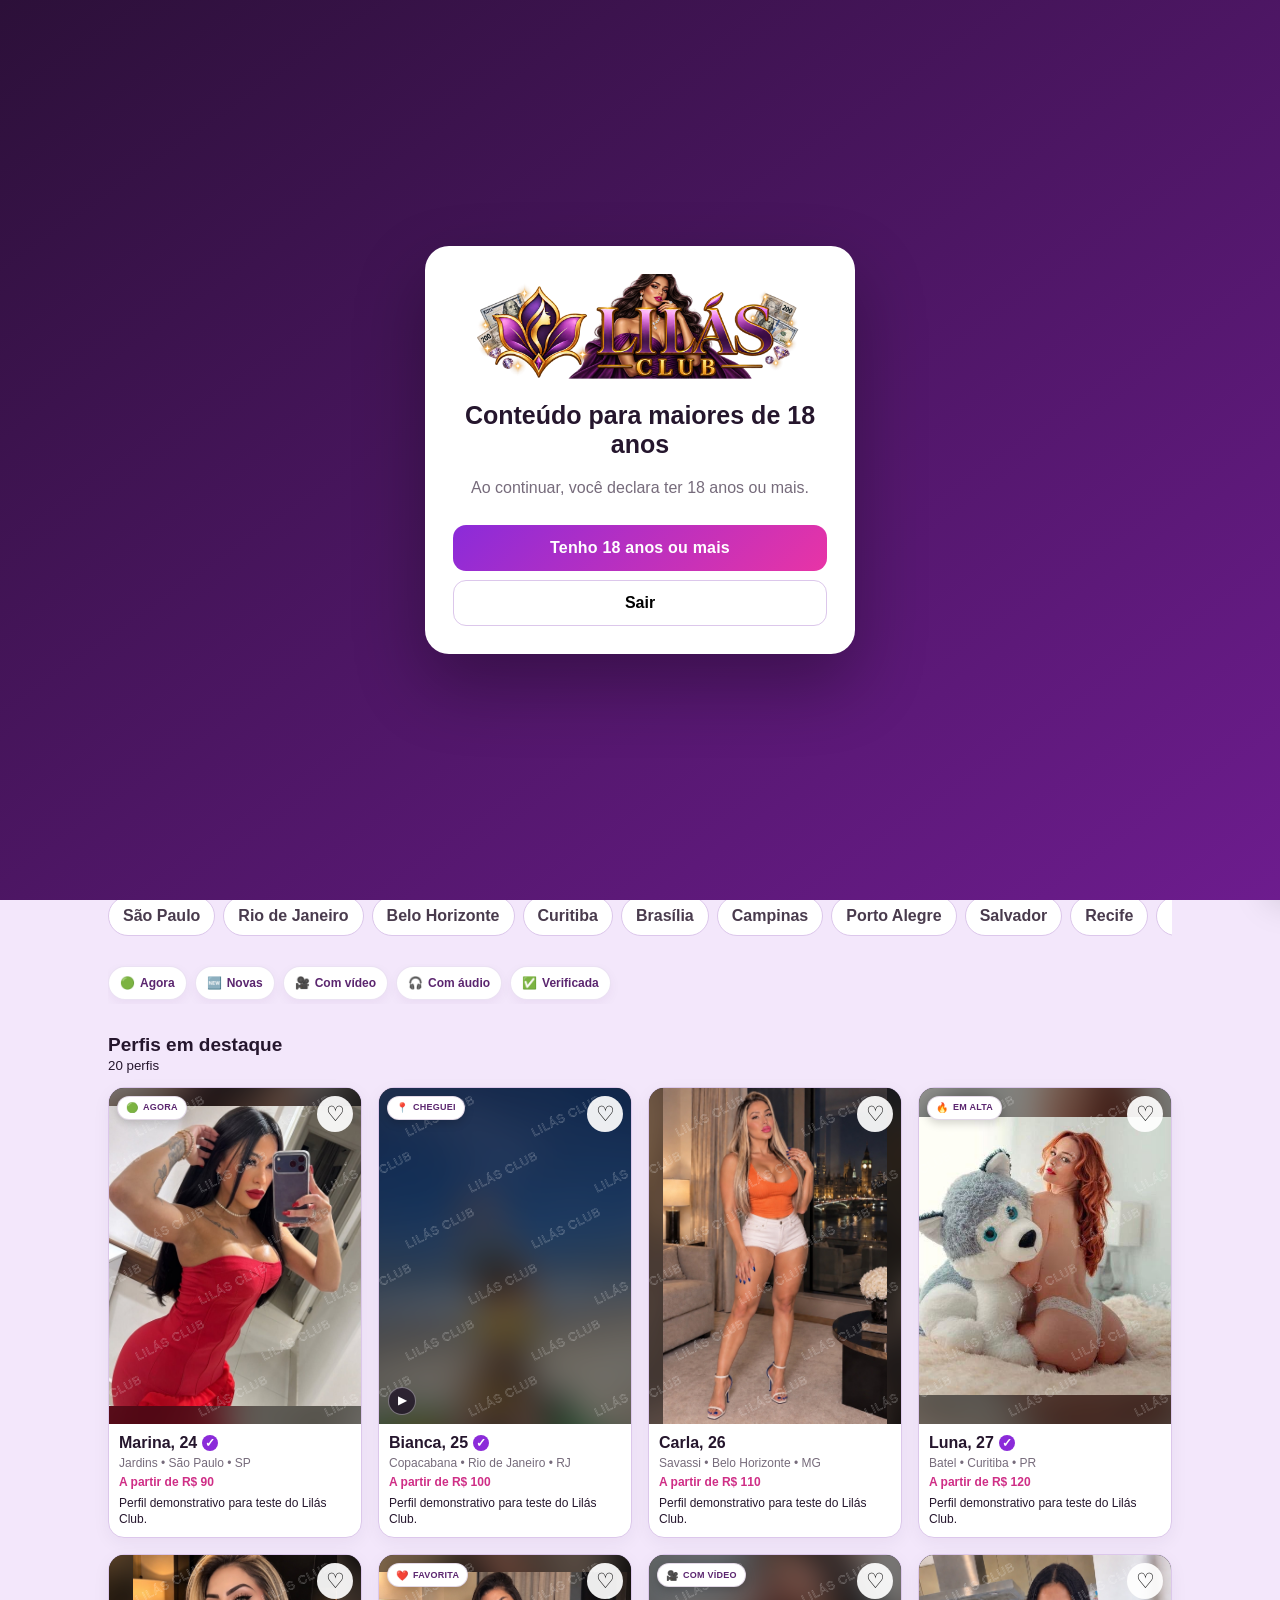
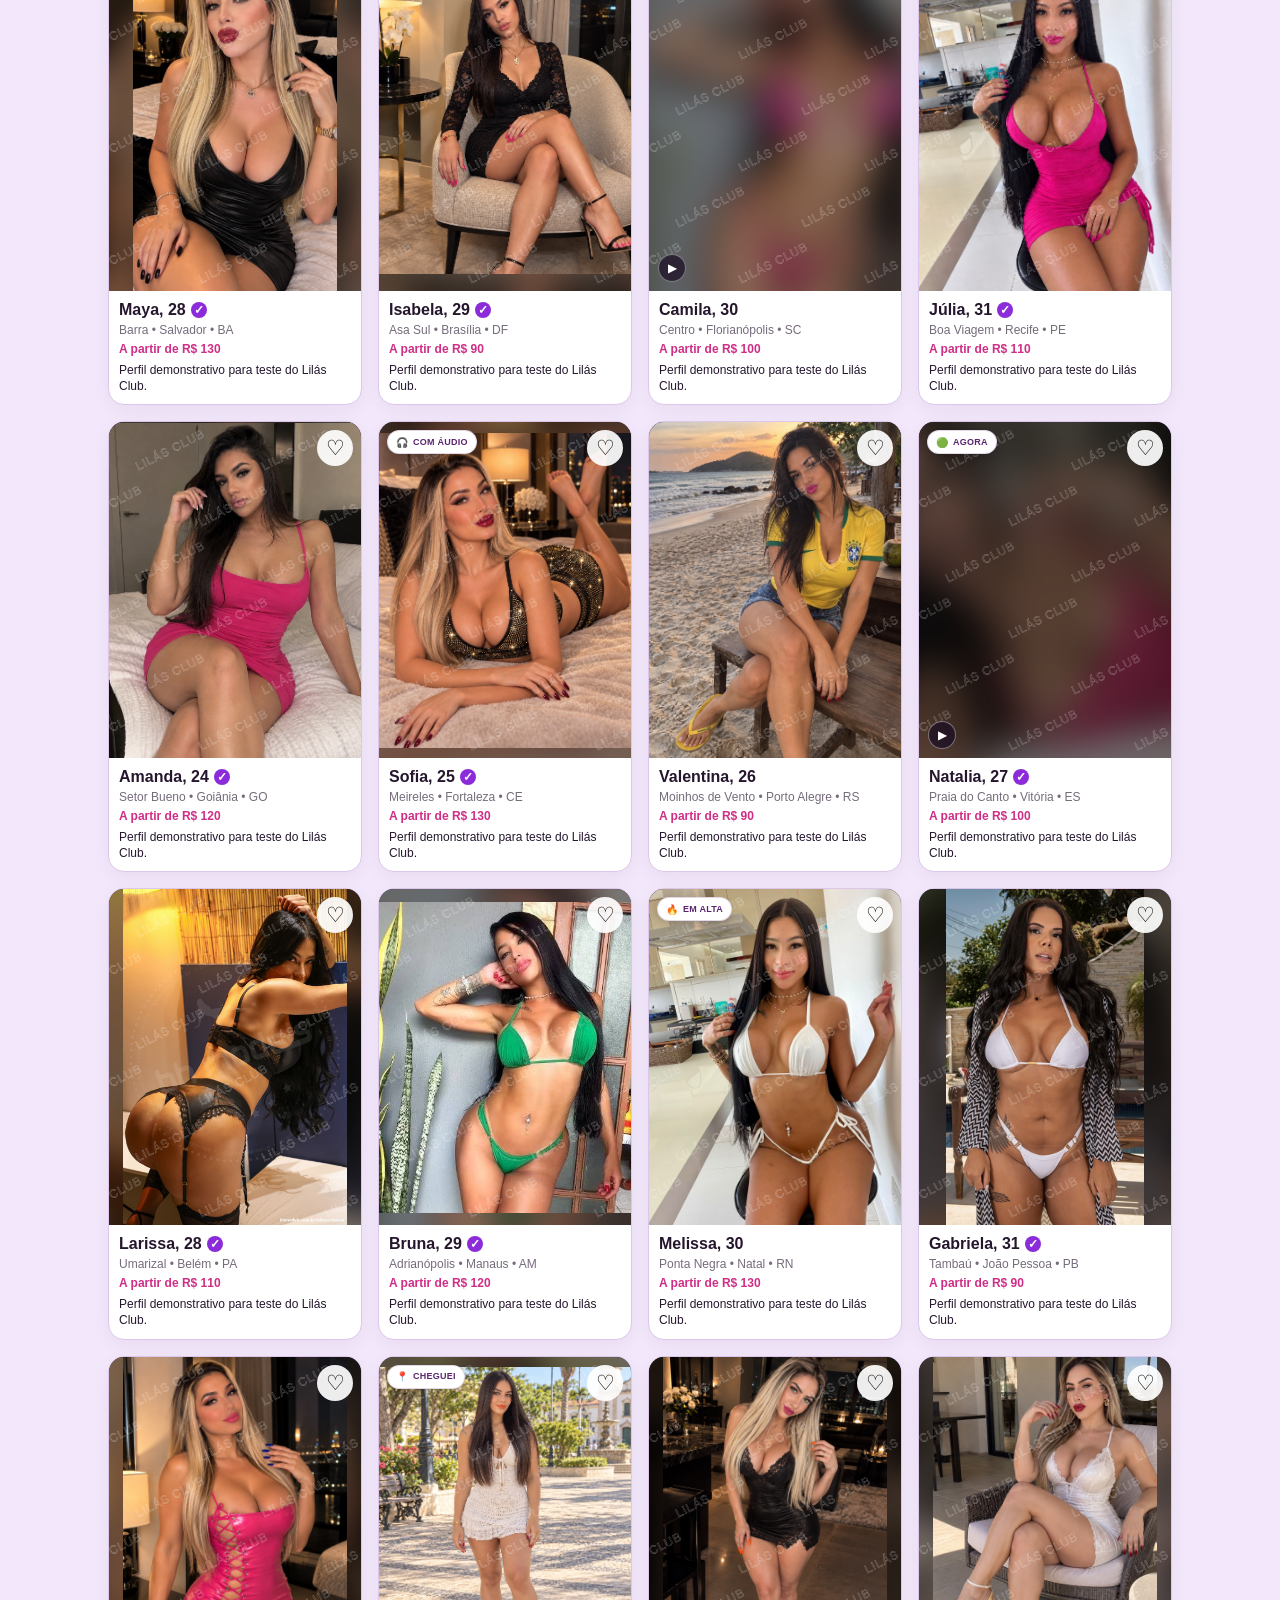
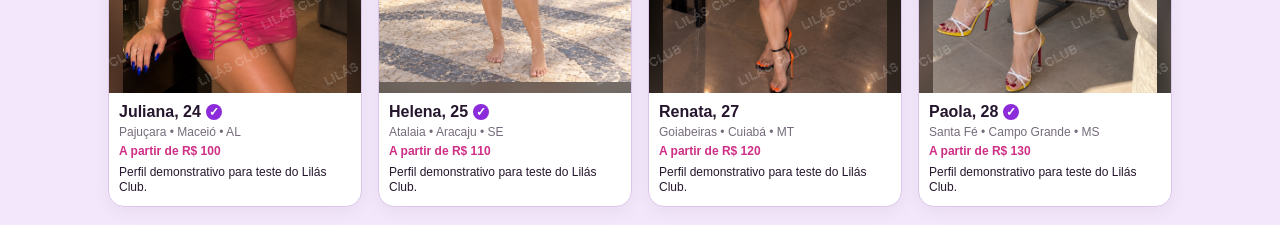
<file: index.html>
<!doctype html>
<html lang="pt-BR">
<head>
  <meta charset="utf-8">
  <meta name="viewport" content="width=device-width,initial-scale=1,viewport-fit=cover">
  <meta name="theme-color" content="#8b2bd9">
  <title>Lilás Club</title>
  <link rel="stylesheet" href="style.css">
</head>
<body>
  <div id="ageGate" class="gate">
    <div class="gate-card">
      <img class="gate-logo" src="logo-lilas-club.png" alt="Lilás Club">
      <h1>Conteúdo para maiores de 18 anos</h1>
      <p>Ao continuar, você declara ter 18 anos ou mais.</p>
      <button id="enterBtn" class="primary">Tenho 18 anos ou mais</button>
      <button id="leaveBtn" class="ghost">Sair</button>
    </div>
  </div>

  <header class="topbar">
    <div class="topbar-side topbar-left">
      <button id="favoritesBtn" class="icon-btn" aria-label="Favoritos">♡</button>
    </div>
    <a class="brand" href="index.html"><img src="logo-lilas-club.png" alt="Lilás Club"></a>
    <div class="topbar-side topbar-right">
      <button id="menuBtn" class="icon-btn" aria-label="Menu">☰</button>
    </div>
  </header>
  <div id="weatherBar" class="weather-bar" aria-live="polite">
    <span id="weatherLocation">📍 Sua região</span>
    <span id="weatherNow">☀️ --°</span>
    <span class="weather-age">18+</span>
  </div>

  <main>
    <section class="hero">
      <h1>Encontre quem combina com você</h1>
      <p>Pesquise por cidade, estado ou nome.</p>

      <div class="category-tabs" id="categoryTabs">
        <button class="tab active" data-category="Acompanhantes">Acompanhantes</button>
        <button class="tab" data-category="Massagens">Massagens</button>
        <button class="tab" data-category="Videochamadas">Videochamadas</button>
      </div>

      <div class="gender-row" id="genderRow">
        <button class="chip active" data-gender="Todos">Todos</button>
        <button class="chip" data-gender="Mulheres">Mulheres</button>
        <button class="chip" data-gender="Homens">Homens</button>
        <button class="chip" data-gender="Trans">Trans</button>
      </div>

      <div class="search-card">
        <label>Onde você procura?</label>
        <div class="search-line">
          <input id="searchInput" autocomplete="off" placeholder="Digite cidade, estado ou nome">
          <button id="voiceBtn" class="square" title="Pesquisa por voz">🎙️</button>
        </div>
        <div id="suggestions" class="suggestions hidden"></div>

        <div class="selectors">
          <select id="stateSelect"><option value="">Todos os Estados</option></select>
          <select id="citySelect" disabled><option value="">Todas as Cidades</option></select>
        </div>

        <div class="utility-row">
          <button id="locateBtn" class="utility">⌖ Me localize</button>
          <button id="filterBtn" class="utility">☷ Filtros</button>
          <button id="viewBtn" class="utility">▦ Visualização</button>
        </div>

        <div id="filtersPanel" class="filters hidden">
          <label>Distância <strong id="radiusValue">25 km</strong></label>
          <input id="radius" type="range" min="1" max="50" value="25">
          <label>Ordenar</label>
          <select id="sortSelect">
            <option value="recent">Mais recentes</option>
            <option value="name">Nome</option>
          </select>
        </div>

        <button id="searchBtn" class="primary search-button">BUSCAR</button>
      </div>
    </section>

    <section class="signup-cta" aria-label="Criar anúncio">
      <div class="signup-copy">
        <strong>Quer anunciar no Lilás?</strong>
        <span>Publique seu perfil de forma simples e rápida.</span>
      </div>
      <a class="create-ad-alert" href="anunciar.html">＋ CRIE SEU ANÚNCIO</a>
    </section>
    <section class="popular">
      <div class="section-head"><h2>Estados mais buscados</h2><button id="allStatesBtn">Ver todos</button></div>
      <div id="popularStates" class="pill-grid"></div>

      <div class="section-head city-head"><h2>Cidades mais buscadas</h2><button id="allCitiesBtn">Ver todas</button></div>
      <div id="popularCities" class="pill-grid"></div>
    </section>
    <div class="status-legend" aria-label="Legenda dos selos">
      <span>🟢 <b>Agora</b></span>
      <span>🆕 <b>Novas</b></span>
      <span>🎥 <b>Com vídeo</b></span>
      <span>🎧 <b>Com áudio</b></span>
      <span>✅ <b>Verificada</b></span>
    </div>

    <section class="results-section">
      <div class="section-head">
        <div><h2>Perfis em destaque</h2><small id="resultCount"></small></div>
      </div>
      <div id="emptyState" class="empty hidden">
        <strong>Nenhum perfil encontrado.</strong>
        <span>Tente outra cidade, estado ou ajuste os filtros.</span>
      </div>
      <div id="cards" class="cards"></div>
    </section>
  </main>

  <nav id="drawer" class="drawer">
    <button id="closeMenu" class="drawer-close">×</button>
    <div class="brand drawer-brand"><img src="logo-lilas-club.png" alt="Lilás Club"></div>
    <a href="index.html">Início</a>
    <a class="drawer-signup create-ad-alert" href="anunciar.html">＋ CRIE SEU ANÚNCIO</a>
    <button id="drawerFav">Favoritos</button>
    <button id="drawerCities">Cidades</button>
    <a href="precos.html">Preços</a>
    <a href="#" aria-disabled="true" onclick="return false">Painel de controle (em breve)</a>
    <hr>
    <a href="termos.html">Termos de uso</a>
    <a href="privacidade.html">Privacidade</a>
  </nav>
  <div id="overlay" class="overlay hidden"></div>

  <div id="modal" class="modal hidden">
    <div class="modal-card">
      <button id="modalClose" class="modal-close">×</button>
      <h2 id="modalTitle">Todas as cidades</h2>
      <input id="modalSearch" placeholder="Pesquisar">
      <div id="modalContent" class="modal-content"></div>
    </div>
  </div>

  <script src="locations.js"></script>
  <script src="app.js"></script>
</body>
</html>
</file>
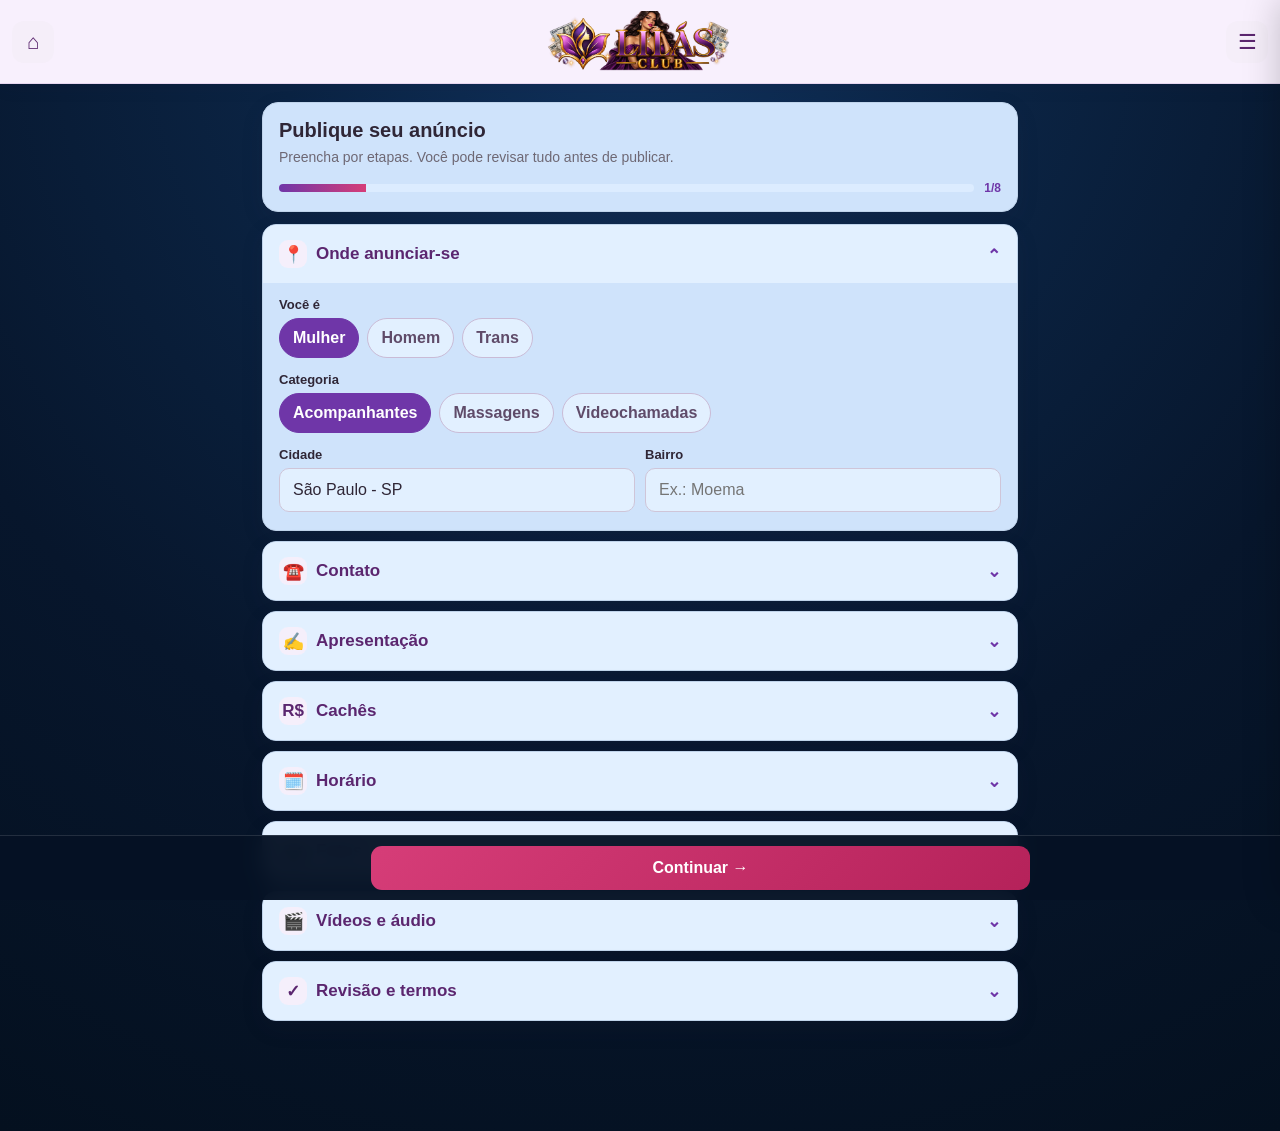
<file: anunciar.html>
<!DOCTYPE html>
<html lang="pt-BR">
<head>
  <meta charset="UTF-8" />
  <meta name="viewport" content="width=device-width, initial-scale=1, viewport-fit=cover" />
  <meta name="theme-color" content="#5b2a86" />
  <title>Criar anúncio | Lilás Club</title>
  <style>
    *{box-sizing:border-box}
    :root{
      --lilas:#6f36a8;--lilas2:#8c52c9;--lilas-claro:#f5effb;--rosa:#d63d78;
      --amarelo:#ffd95a;--texto:#2f2636;--cinza:#6e6874;--borda:#bfd3ea;
      --fundo:#07162c;--branco:#fff;--verde:#1f9d55;--vermelho:#d83343;--azul-bebe:#e2f0ff;--azul-bebe-2:#d3e7ff;--azul-bebe-3:#cfe3fb;
      --sombra:0 8px 24px rgba(61,35,82,.08)
    }
    body{margin:0;font-family:-apple-system,BlinkMacSystemFont,"Segoe UI",Roboto,Arial,sans-serif;background:radial-gradient(circle at top,#12345f 0,#0b2444 28%,#07162c 62%,#04101f 100%);color:var(--texto);min-height:100vh}
    button,input,select,textarea{font:inherit}
    button{cursor:pointer}
    .topbar{min-height:84px;position:sticky;top:0;z-index:30;background:#f8f0fd;display:grid;grid-template-columns:minmax(44px,1fr) auto minmax(44px,1fr);align-items:center;gap:10px;padding:10px 12px;border-bottom:1px solid #e6d6f0;box-shadow:0 4px 16px rgba(43,17,63,.08)}
    .topbar-side{display:flex;align-items:center;gap:8px}.topbar-left{justify-content:flex-start}.topbar-right{justify-content:flex-end}
    .brand{display:flex;align-items:center;justify-content:center;justify-self:center;text-decoration:none}.brand img{display:block;width:min(210px,54vw);max-height:62px;object-fit:contain;object-position:center}
    .icon-btn{border:0;background:#f5eef9;border-radius:12px;width:42px;height:42px;font-size:21px;color:#5b266f}
    .publish{display:inline-flex;align-items:center;justify-content:center;background:linear-gradient(135deg,#d63d78,#b5225a);color:#fff;text-decoration:none;font-size:11px;font-weight:800;padding:12px 14px;border-radius:12px;white-space:nowrap}
    main{max-width:780px;margin:0 auto;padding:18px 12px 100px}
    .intro{background:var(--azul-bebe-3);border:1px solid var(--borda);border-radius:16px;padding:16px;margin-bottom:12px;box-shadow:var(--sombra)}
    .intro h1{font-size:20px;margin:0 0 5px}.intro p{margin:0;color:var(--cinza);font-size:14px;line-height:1.45}
    .progress-wrap{display:flex;align-items:center;gap:10px;margin-top:14px}.progress{height:8px;background:#dcecff;border-radius:99px;overflow:hidden;flex:1}.progress span{display:block;height:100%;width:12.5%;background:linear-gradient(90deg,var(--lilas),var(--rosa));transition:.25s}.progress-text{font-size:12px;font-weight:700;color:var(--lilas)}
    .section{background:var(--azul-bebe-3);border:1px solid var(--borda);border-radius:14px;margin:10px 0;overflow:hidden;box-shadow:var(--sombra)}
    .section-title{width:100%;border:0;background:var(--azul-bebe);display:flex;align-items:center;justify-content:space-between;padding:15px 16px;text-align:left;color:#5b266f;font-weight:800;font-size:17px}
    .section-title .left{display:flex;align-items:center;gap:9px}.badge{width:28px;height:28px;border-radius:9px;background:var(--lilas-claro);display:grid;place-items:center}.chev{transition:.2s;color:var(--lilas)}
    .section.open .chev{transform:rotate(180deg)}
    .section-body{display:none;padding:0 16px 18px}.section.open .section-body{display:block}
    label{display:block;font-size:13px;font-weight:700;margin:14px 0 6px}
    input,select,textarea{width:100%;border:1px solid #cfc5d8;border-radius:10px;padding:12px 13px;background:var(--azul-bebe);color:var(--texto);outline:none}
    input:focus,select:focus,textarea:focus{border-color:var(--lilas2);box-shadow:0 0 0 3px rgba(140,82,201,.12)}
    textarea{min-height:150px;resize:vertical}.hint{font-size:12px;color:var(--cinza);margin-top:5px;line-height:1.4}.counter{text-align:right;font-size:11px;color:var(--cinza);margin-top:4px}
    .chips{display:flex;flex-wrap:wrap;gap:8px}.chip{border:1px solid #cabbd6;background:var(--azul-bebe);padding:10px 13px;border-radius:999px;font-weight:700;color:#5f4b69}.chip.active{background:var(--lilas);border-color:var(--lilas);color:white}
    .grid2{display:grid;grid-template-columns:1fr 1fr;gap:10px}.grid3{display:grid;grid-template-columns:repeat(3,1fr);gap:10px}
    .money{position:relative}.money span{position:absolute;left:13px;top:50%;transform:translateY(-50%);font-weight:800;color:var(--lilas)}.money input{padding-left:31px}
    .days{display:grid;grid-template-columns:repeat(4,1fr);gap:7px}.day{border:1px solid var(--borda);background:var(--azul-bebe);padding:10px 5px;border-radius:9px;font-size:12px;font-weight:800}.day.active{background:var(--lilas-claro);border-color:var(--lilas2);color:var(--lilas)}
    .photo-toolbar{display:flex;justify-content:space-between;gap:10px;align-items:center;margin:8px 0 12px}.upload-btn{display:inline-flex;align-items:center;justify-content:center;gap:7px;background:var(--lilas);color:#fff;border:0;border-radius:10px;padding:11px 14px;font-weight:800}.upload-btn.secondary{background:#dcecff;color:var(--lilas)}
    #fotosInput,#videosInput,#audioInput{display:none}
    .photo-grid{display:grid;grid-template-columns:repeat(3,1fr);gap:9px}.photo-card{aspect-ratio:3/4;background:#eeeaf1;border-radius:12px;overflow:hidden;position:relative;border:2px solid transparent}.photo-card.cover{border-color:var(--amarelo);box-shadow:0 0 0 2px rgba(255,217,90,.3)}.photo-card img{width:100%;height:100%;object-fit:contain;background:#18131c}.photo-actions{position:absolute;left:5px;right:5px;bottom:5px;display:flex;gap:4px}.photo-actions button{flex:1;border:0;border-radius:7px;background:rgba(30,20,36,.78);color:#fff;padding:6px 3px;font-size:10px;font-weight:800}.cover-tag{position:absolute;top:6px;left:6px;background:var(--amarelo);color:#402f00;font-size:10px;font-weight:900;border-radius:6px;padding:4px 6px}
    .empty-box{border:2px dashed #d6c9df;border-radius:12px;padding:24px;text-align:center;color:var(--cinza);background:var(--azul-bebe)}
    .file-list{display:grid;gap:7px;margin-top:10px}.file-item{display:flex;justify-content:space-between;gap:10px;background:var(--azul-bebe-2);border-radius:9px;padding:10px;font-size:12px}.file-item button{border:0;background:transparent;color:var(--vermelho);font-weight:800}
    .check{display:flex;gap:10px;align-items:flex-start;margin:12px 0;font-size:12px;line-height:1.45}.check input{width:20px;height:20px;flex:0 0 auto;margin-top:1px}
    .bottom-bar{position:fixed;left:0;right:0;bottom:0;background:rgba(6,18,37,.96);backdrop-filter:blur(10px);border-top:1px solid rgba(255,255,255,.12);padding:10px 12px calc(10px + env(safe-area-inset-bottom));z-index:30}.bottom-inner{max-width:780px;margin:auto;display:flex;gap:9px}.nav-btn,.publish-btn{border:0;border-radius:11px;padding:13px 14px;font-weight:900}.nav-btn{background:#cfe3fb;color:var(--lilas);min-width:112px}.publish-btn{background:linear-gradient(135deg,var(--rosa),#b5225a);color:white;flex:1}.publish-btn:disabled{opacity:.55}
    .status{display:none;border-radius:10px;padding:12px;margin:10px 0;font-size:13px;font-weight:700}.check.field-error{border:2px solid #d83343;border-radius:10px;padding:9px;background:#fff3f5}.status.ok{display:block;background:#e9f8ef;color:#18733f}.status.err{display:block;background:#fdecef;color:#a92134}
    @media(max-width:560px){.grid3{grid-template-columns:1fr}.grid2{grid-template-columns:1fr 1fr}.days{grid-template-columns:repeat(4,1fr)}.photo-grid{grid-template-columns:repeat(2,1fr)}.publish{font-size:10px;padding:10px 12px}.brand img{width:min(190px,48vw)}}

    /* Enquadramento automático + editor manual */
    .photo-actions{z-index:4}.photo-actions button[data-adjust]{background:rgba(111,54,168,.92)}
    .frame-mode{position:absolute;top:6px;right:6px;z-index:4;background:rgba(12,17,29,.78);color:#fff;border-radius:7px;padding:4px 6px;font-size:9px;font-weight:900}
    .crop-modal{position:fixed;inset:0;z-index:100;background:rgba(5,10,20,.86);display:none;align-items:center;justify-content:center;padding:14px}.crop-modal.open{display:flex}
    .crop-box{width:min(94vw,430px);max-height:94vh;overflow:auto;background:#fff;border-radius:18px;padding:14px;box-shadow:0 18px 60px rgba(0,0,0,.38)}
    .crop-head{display:flex;align-items:center;justify-content:space-between;gap:10px;margin-bottom:10px}.crop-head strong{color:#5b266f}.crop-close{border:0;background:#edf4ff;width:36px;height:36px;border-radius:50%;font-size:20px}
    .crop-preview{width:100%;aspect-ratio:3/4;background:#17131b;border-radius:14px;overflow:hidden;display:grid;place-items:center}.crop-preview canvas{width:100%;height:100%;display:block}
    .crop-modes{display:grid;grid-template-columns:1fr 1fr;gap:8px;margin:12px 0}.crop-modes button{border:1px solid #cfc5d8;border-radius:10px;padding:10px;background:#eef5ff;color:#55335f;font-weight:900}.crop-modes button.active{background:var(--lilas);color:#fff;border-color:var(--lilas)}
    .crop-controls{display:grid;gap:9px}.crop-controls label{margin:0;font-size:12px}.crop-controls input[type=range]{padding:0;border:0;background:transparent}.crop-controls.disabled{opacity:.42;pointer-events:none}
    .crop-actions{display:grid;grid-template-columns:1fr 1fr;gap:8px;margin-top:12px}.crop-actions button{border:0;border-radius:11px;padding:12px;font-weight:900}.crop-reset{background:#e5efff;color:#5b266f}.crop-save{background:linear-gradient(135deg,var(--lilas),var(--rosa));color:#fff}
    .auto-note{font-size:11px;color:#6e6874;line-height:1.4;margin:8px 0 0}
  
    .video-cards{display:grid;gap:12px;margin-top:12px}.video-card{background:#f7f2fa;border:1px solid #e5d7ec;border-radius:14px;padding:10px}.video-card video{width:100%;aspect-ratio:3/4;object-fit:contain;background:#17131b;border-radius:11px;display:block}.video-name{font-size:12px;font-weight:800;margin:8px 0;overflow:hidden;text-overflow:ellipsis;white-space:nowrap}.video-cover-controls{display:grid;grid-template-columns:1fr 1fr;gap:7px}.video-cover-controls button{border:1px solid #d9c7e2;background:#fff;border-radius:9px;padding:8px;font-weight:800}.video-cover-controls button.active{background:#6d1c8e;color:#fff;border-color:#6d1c8e}.video-slider{margin-top:9px}.video-slider input{width:100%}.video-cover-hint{font-size:11px;color:#7b687f;margin-top:5px}.video-remove{margin-top:8px;width:100%;border:0;background:#eee5f2;border-radius:8px;padding:7px;font-weight:800;color:#60356f}

    /* Cabeçalho completo: mesma identidade, logo central e menu funcional */
    .top-menu-drawer{position:fixed;right:-320px;top:0;bottom:0;width:min(310px,88vw);z-index:90;background:#f8f0fd;padding:22px;transition:right .24s ease;box-shadow:-10px 0 35px rgba(0,0,0,.22)}
    .top-menu-drawer.open{right:0}.top-menu-drawer .drawer-close{float:right;border:0;background:transparent;font-size:30px;color:#5b266f}
    .top-menu-drawer .drawer-logo{display:block;width:210px;max-width:80%;margin:10px auto 24px;height:auto}
    .top-menu-drawer a{display:block;padding:14px 4px;border-bottom:1px solid #e6d6f0;text-decoration:none;color:#34263b;font-weight:800}
    .top-menu-drawer .drawer-signup{margin-top:10px;border:0;border-radius:12px;text-align:center;background:linear-gradient(135deg,#d63d78,#b5225a);color:white}
    .top-menu-overlay{position:fixed;inset:0;z-index:80;background:rgba(20,8,25,.48);display:none}.top-menu-overlay.open{display:block}

    .field-error{border-color:#d83343!important;box-shadow:0 0 0 3px rgba(216,51,67,.13)!important}.section.validation-error{outline:2px solid rgba(216,51,67,.22);outline-offset:-2px}
</style>
</head>
<body>
<header class="topbar">
  <div class="topbar-side topbar-left">
    <a class="icon-btn" href="index.html" aria-label="Início" style="display:grid;place-items:center;text-decoration:none">⌂</a>
  </div>
  <a class="brand" href="index.html"><img src="logo-lilas-club.png" alt="Lilás Club" /></a>
  <div class="topbar-side topbar-right"><button id="menuBtn" class="icon-btn" type="button" aria-label="Menu">☰</button></div>
</header>
<nav id="topMenuDrawer" class="top-menu-drawer" aria-hidden="true">
  <button id="closeTopMenu" class="drawer-close" type="button" aria-label="Fechar menu">×</button>
  <img class="drawer-logo" src="logo-lilas-club.png" alt="Lilás Club">
  <a href="index.html">Início</a>
  <a class="drawer-signup" href="anunciar.html">＋ CRIE SEU ANÚNCIO</a>
  <a href="index.html#cards">Perfis</a>
  <a href="index.html">Cidades</a>
  <a href="precos.html">Preços</a>
  <a href="#" aria-disabled="true" onclick="return false">Painel de controle (em breve)</a>
  <a href="termos.html">Termos de uso</a>
  <a href="privacidade.html">Privacidade</a>
</nav>
<div id="topMenuOverlay" class="top-menu-overlay"></div>
<main>
  <div class="intro">
    <h1>Publique seu anúncio</h1>
    <p>Preencha por etapas. Você pode revisar tudo antes de publicar.</p>
    <div class="progress-wrap"><div class="progress"><span id="progressBar"></span></div><div class="progress-text" id="progressText">1/8</div></div>
  </div>
  <div id="status" class="status"></div>

  <section class="section open" data-step="0">
    <button class="section-title" type="button"><span class="left"><span class="badge">📍</span>Onde anunciar-se</span><span class="chev">⌄</span></button>
    <div class="section-body">
      <label>Você é</label><div class="chips" data-choice="genero"><button class="chip active" data-value="Mulher" type="button">Mulher</button><button class="chip" data-value="Homem" type="button">Homem</button><button class="chip" data-value="Trans" type="button">Trans</button></div>
      <label>Categoria</label><div class="chips" data-choice="categoria"><button class="chip active" data-value="Acompanhantes" type="button">Acompanhantes</button><button class="chip" data-value="Massagens" type="button">Massagens</button><button class="chip" data-value="Videochamadas" type="button">Videochamadas</button></div>
      <div class="grid2"><div><label for="cidade">Cidade</label><input id="cidade" value="São Paulo - SP" placeholder="Cidade" /></div><div><label for="bairro">Bairro</label><input id="bairro" placeholder="Ex.: Moema" /></div></div>
    </div>
  </section>

  <section class="section" data-step="1">
    <button class="section-title" type="button"><span class="left"><span class="badge">☎️</span>Contato</span><span class="chev">⌄</span></button>
    <div class="section-body"><label for="telefone">Telefone / WhatsApp</label><input id="telefone" inputmode="tel" placeholder="(11) 99999-9999" /><div class="hint">O número poderá ser usado como contato do anúncio.</div></div>
  </section>

  <section class="section" data-step="2">
    <button class="section-title" type="button"><span class="left"><span class="badge">✍️</span>Apresentação</span><span class="chev">⌄</span></button>
    <div class="section-body">
      <label for="nome">Nome do perfil</label><input id="nome" maxlength="40" placeholder="Como quer aparecer no site" />
      <label for="idade">Idade</label><select id="idade"><option value="">Selecione sua idade</option></select>
      <label for="titulo">Título do anúncio</label><input id="titulo" maxlength="70" placeholder="Uma frase curta para o seu anúncio" /><div class="counter"><span id="tituloCount">0</span>/70</div>
      <label for="descricao">Texto</label><textarea id="descricao" maxlength="1200" placeholder="Escreva sua apresentação..."></textarea><div class="counter"><span id="descCount">0</span>/1200</div>
    </div>
  </section>

  <section class="section" data-step="3">
    <button class="section-title" type="button"><span class="left"><span class="badge">R$</span>Cachês</span><span class="chev">⌄</span></button>
    <div class="section-body">
      <div class="grid3">
        <div><label for="preco15">15 minutos</label><div class="money"><span>R$</span><input id="preco15" inputmode="decimal" placeholder="0" /></div></div>
        <div><label for="preco30">30 minutos</label><div class="money"><span>R$</span><input id="preco30" inputmode="decimal" placeholder="0" /></div></div>
        <div><label for="preco60">1 hora</label><div class="money"><span>R$</span><input id="preco60" inputmode="decimal" placeholder="0" /></div></div>
      </div>
      <div class="hint">Valores são opcionais no protótipo e podem ser alterados depois.</div>
    </div>
  </section>

  <section class="section" data-step="4">
    <button class="section-title" type="button"><span class="left"><span class="badge">🗓️</span>Horário</span><span class="chev">⌄</span></button>
    <div class="section-body">
      <label>Dias disponíveis</label><div class="days" id="days"><button class="day active" data-day="Seg" type="button">Seg</button><button class="day active" data-day="Ter" type="button">Ter</button><button class="day active" data-day="Qua" type="button">Qua</button><button class="day active" data-day="Qui" type="button">Qui</button><button class="day active" data-day="Sex" type="button">Sex</button><button class="day" data-day="Sáb" type="button">Sáb</button><button class="day" data-day="Dom" type="button">Dom</button></div>
      <div class="grid2"><div><label for="horaInicio">Das</label><input id="horaInicio" type="time" value="09:00" /></div><div><label for="horaFim">Até</label><input id="horaFim" type="time" value="22:00" /></div></div>
    </div>
  </section>

  <section class="section" data-step="5">
    <button class="section-title" type="button"><span class="left"><span class="badge">📷</span>Fotos</span><span class="chev">⌄</span></button>
    <div class="section-body">
      <p class="hint"><b>Até 12 fotos.</b> Toque em “Capa” para escolher a primeira foto do anúncio.</p>
      <div class="photo-toolbar"><label class="upload-btn" for="fotosInput">＋ Adicionar fotos</label><button class="upload-btn secondary" id="limparFotos" type="button">Limpar</button></div>
      <input id="fotosInput" type="file" accept="image/*" multiple />
      <div id="photoGrid" class="photo-grid"></div><div id="photoEmpty" class="empty-box">Nenhuma foto adicionada ainda.</div>
    </div>
  </section>

  <section class="section" data-step="6">
    <button class="section-title" type="button"><span class="left"><span class="badge">🎬</span>Vídeos e áudio</span><span class="chev">⌄</span></button>
    <div class="section-body">
      <label>Vídeos</label><div class="hint">O sistema escolhe uma capa automaticamente. Se quiser, você pode escolher manualmente o quadro do vídeo antes de publicar.</div>
      <label class="upload-btn" for="videosInput" style="margin-top:10px">＋ Adicionar vídeos</label><input id="videosInput" type="file" accept="video/*" multiple /><div id="videoList" class="video-cards"></div>
      <label style="margin-top:18px">Áudio de apresentação</label><div class="hint">Você poderá colocar um áudio curto de apresentação.</div>
      <label class="upload-btn" for="audioInput" style="margin-top:10px;background:var(--verde)">🎤 Carregar áudio</label><input id="audioInput" type="file" accept="audio/*" /><div id="audioList" class="file-list"></div>
    </div>
  </section>

  <section class="section" data-step="7">
    <button class="section-title" type="button"><span class="left"><span class="badge">✓</span>Revisão e termos</span><span class="chev">⌄</span></button>
    <div class="section-body">
      <label class="check"><input id="adulto" type="checkbox" /> <span>Declaro que sou maior de 18 anos e que todas as pessoas eventualmente exibidas no anúncio são adultas e consentiram com a publicação.</span></label>
      <label class="check"><input id="responsavel" type="checkbox" /> <span>Declaro que as informações enviadas são de minha responsabilidade e aceito as regras, a política de privacidade e os termos do Lilás Club.</span></label>
      <div class="hint">O Lilás Club não permite conteúdo envolvendo menores, coerção, exploração ou publicação sem consentimento.</div>
    </div>
  </section>
</main>


<div id="cropModal" class="crop-modal" aria-hidden="true">
  <div class="crop-box">
    <div class="crop-head"><strong>Ajustar enquadramento</strong><button id="cropClose" class="crop-close" type="button">×</button></div>
    <div class="crop-preview"><canvas id="cropCanvas" width="900" height="1200"></canvas></div>
    <div class="crop-modes">
      <button id="modeAuto" type="button" class="active">✨ Automático</button>
      <button id="modeManual" type="button">✋ Manual</button>
    </div>
    <div id="manualControls" class="crop-controls disabled">
      <label>Zoom <input id="cropZoom" type="range" min="100" max="220" value="100"></label>
      <label>Horizontal <input id="cropX" type="range" min="0" max="100" value="50"></label>
      <label>Vertical <input id="cropY" type="range" min="0" max="100" value="50"></label>
    </div>
    <p class="auto-note">Automático mantém a foto inteira e completa o card discretamente. Manual permite ampliar e mover a imagem antes de publicar.</p>
    <div class="crop-actions"><button id="cropReset" class="crop-reset" type="button">↺ Restaurar</button><button id="cropSave" class="crop-save" type="button">Usar enquadramento</button></div>
  </div>
</div>

<div class="bottom-bar"><div class="bottom-inner"><button id="prevBtn" class="nav-btn" type="button">← Voltar</button><button id="nextBtn" class="publish-btn" type="button">Continuar →</button></div></div>

<script>
  const topMenuDrawer=document.getElementById('topMenuDrawer');
  const topMenuOverlay=document.getElementById('topMenuOverlay');
  const menuBtn=document.getElementById('menuBtn');
  const closeTopMenu=document.getElementById('closeTopMenu');
  function setTopMenu(open){topMenuDrawer.classList.toggle('open',open);topMenuOverlay.classList.toggle('open',open);topMenuDrawer.setAttribute('aria-hidden',open?'false':'true');document.body.style.overflow=open?'hidden':''}
  menuBtn?.addEventListener('click',()=>setTopMenu(true));
  closeTopMenu?.addEventListener('click',()=>setTopMenu(false));
  topMenuOverlay?.addEventListener('click',()=>setTopMenu(false));
  document.addEventListener('keydown',e=>{if(e.key==='Escape')setTopMenu(false)});

  const sections=[...document.querySelectorAll('.section')];
  let current=0;
  let genero='Mulher', categoria='Acompanhantes';
  let fotos=[]; let fotoOriginais=[]; let fotoModos=[]; let capaIndex=0; let videos=[]; let videoItens=[]; let audio=''; let audioFile=null;
  let editIndex=-1, editMode='auto', editorImg=null;
  const MAX_FOTOS=12;
  const $=id=>document.getElementById(id);

  for(let i=18;i<=70;i++){ const o=document.createElement('option'); o.value=i; o.textContent=i+' anos'; $('idade').appendChild(o); }

  function openStep(n){ current=Math.max(0,Math.min(sections.length-1,n)); sections.forEach((s,i)=>s.classList.toggle('open',i===current)); sections[current].scrollIntoView({behavior:'smooth',block:'start'}); $('progressBar').style.width=((current+1)/sections.length*100)+'%'; $('progressText').textContent=(current+1)+'/'+sections.length; $('prevBtn').style.visibility=current===0?'hidden':'visible'; $('nextBtn').textContent=current===sections.length-1?'Publicar anúncio':'Continuar →'; }
  document.querySelectorAll('.section-title').forEach((b,i)=>b.addEventListener('click',()=>openStep(i)));
  $('prevBtn').addEventListener('click',()=>openStep(current-1));
  $('nextBtn').addEventListener('click',()=>{ if(current<sections.length-1){ if(validateStep(current)) openStep(current+1); } else publicar(); });

  document.querySelectorAll('[data-choice]').forEach(group=>group.addEventListener('click',e=>{ const btn=e.target.closest('.chip'); if(!btn)return; group.querySelectorAll('.chip').forEach(x=>x.classList.remove('active')); btn.classList.add('active'); if(group.dataset.choice==='genero')genero=btn.dataset.value; else categoria=btn.dataset.value; }));
  $('days').addEventListener('click',e=>{const b=e.target.closest('.day'); if(b)b.classList.toggle('active')});
  $('titulo').addEventListener('input',()=> $('tituloCount').textContent=$('titulo').value.length);
  $('descricao').addEventListener('input',()=> $('descCount').textContent=$('descricao').value.length);

  function clearValidation(){document.querySelectorAll('.field-error').forEach(x=>x.classList.remove('field-error'));document.querySelectorAll('.validation-error').forEach(x=>x.classList.remove('validation-error'))}
  function failField(step,id,msg){clearValidation();openStep(step);const el=$(id);sections[step]?.classList.add('validation-error');if(el){el.classList.add('field-error');setTimeout(()=>{el.scrollIntoView({behavior:'smooth',block:'center'});try{el.focus({preventScroll:true})}catch{el.focus()}},180)}showStatus(msg,'err');return false}
  function validateStep(step){ hideStatus(); clearValidation(); if(step===0){if(!$('cidade').value.trim())return failField(0,'cidade','Preencha a cidade.');if(!$('bairro').value.trim())return failField(0,'bairro','Preencha o bairro.')} if(step===1&&!$('telefone').value.trim())return failField(1,'telefone','Informe um telefone ou WhatsApp.'); if(step===2){if(!$('nome').value.trim())return failField(2,'nome','Informe o nome do perfil.');if(!$('idade').value)return failField(2,'idade','Selecione a idade.');if(!$('titulo').value.trim())return failField(2,'titulo','Preencha o título do anúncio.');if(!$('descricao').value.trim())return failField(2,'descricao','Preencha a apresentação.')} return true; }
  function validateAll(){for(const step of [0,1,2])if(!validateStep(step))return false;return true}
  function fail(msg){ showStatus(msg,'err'); return false; }
  function showStatus(msg,type){ const s=$('status'); s.textContent=msg; s.className='status '+type; s.scrollIntoView({behavior:'smooth',block:'center'}); }
  function hideStatus(){ $('status').className='status'; }

  function openMediaDB(){return new Promise((resolve,reject)=>{const r=indexedDB.open('lilasClubMediaDB',1);r.onupgradeneeded=()=>{const db=r.result;if(!db.objectStoreNames.contains('assets'))db.createObjectStore('assets')};r.onsuccess=()=>resolve(r.result);r.onerror=()=>reject(r.error)})}
  async function putMediaBlob(key,blob,name=''){
    const db=await openMediaDB();
    // Safari/iPhone: persistimos os bytes em um objeto simples, em vez de depender
    // da serialização de File/Blob entre navegações.
    const buffer=await blob.arrayBuffer();
    const payload={__lilasAsset:true,type:blob.type||'application/octet-stream',name:name||blob.name||'',size:blob.size||buffer.byteLength,buffer};
    return await new Promise((resolve,reject)=>{
      const tx=db.transaction('assets','readwrite');
      tx.objectStore('assets').put(payload,key);
      tx.oncomplete=()=>resolve(key);
      tx.onerror=()=>reject(tx.error);
      tx.onabort=()=>reject(tx.error||new Error('IndexedDB abort'));
    });
  }
  async function getStoredMedia(key){
    try{
      const db=await openMediaDB();
      return await new Promise((resolve,reject)=>{
        const tx=db.transaction('assets','readonly');
        const q=tx.objectStore('assets').get(key);
        q.onsuccess=()=>resolve(q.result||null);
        q.onerror=()=>reject(q.error);
      });
    }catch{return null}
  }
  async function mediaExists(key){
    const v=await getStoredMedia(key);
    if(!v)return false;
    if(v instanceof Blob)return v.size>0;
    if(v.__lilasAsset&&v.buffer)return (v.buffer.byteLength||v.size||0)>0;
    if(v instanceof ArrayBuffer)return v.byteLength>0;
    return true;
  }
  function cacheMediaUrl(key){return new URL('./__lilas_media__/'+encodeURIComponent(key),location.href).href}
  async function putMediaCache(key,blob){
    if(!('caches' in window))return false;
    try{const c=await caches.open('lilasClubMediaCache-v1');await c.put(cacheMediaUrl(key),new Response(blob,{headers:{'Content-Type':blob.type||'application/octet-stream'}}));return true}catch{return false}
  }
  async function dataUrlBlob(data){const r=await fetch(data);return await r.blob()}
  function fileToDataURL(file){return new Promise((resolve,reject)=>{const r=new FileReader();r.onload=()=>resolve(String(r.result||''));r.onerror=()=>reject(r.error);r.readAsDataURL(file)})}

  function loadImageFromFile(file,maxSide=1800,quality=.88){
    return new Promise((resolve,reject)=>{
      const reader=new FileReader();
      reader.onload=e=>{const img=new Image(); img.onload=()=>{
        const scale=Math.min(1,maxSide/Math.max(img.width,img.height));
        const c=document.createElement('canvas'); c.width=Math.max(1,Math.round(img.width*scale)); c.height=Math.max(1,Math.round(img.height*scale));
        const x=c.getContext('2d'); x.imageSmoothingQuality='high'; x.drawImage(img,0,0,c.width,c.height);
        resolve(c.toDataURL('image/jpeg',quality));
      }; img.onerror=reject; img.src=e.target.result;}; reader.onerror=reject; reader.readAsDataURL(file);
    });
  }

  function imageFromData(src){return new Promise((resolve,reject)=>{const i=new Image();i.onload=()=>resolve(i);i.onerror=reject;i.src=src})}
  function drawCover(ctx,img,w,h,zoom=1,posX=.5,posY=.5){
    const base=Math.max(w/img.width,h/img.height), sc=base*zoom, dw=img.width*sc, dh=img.height*sc;
    const overflowX=Math.max(0,dw-w), overflowY=Math.max(0,dh-h);
    const dx=-overflowX*posX, dy=-overflowY*posY; ctx.drawImage(img,dx,dy,dw,dh);
  }
  function drawAutoFrame(ctx,img,w,h){
    ctx.clearRect(0,0,w,h); ctx.save(); ctx.filter='blur(34px) brightness(.58)';
    drawCover(ctx,img,w,h,1.16,.5,.5); ctx.restore();
    ctx.fillStyle='rgba(10,8,12,.12)';ctx.fillRect(0,0,w,h);
    const sc=Math.min(w/img.width,h/img.height), dw=img.width*sc, dh=img.height*sc;
    ctx.drawImage(img,(w-dw)/2,(h-dh)/2,dw,dh);
  }
  async function makeAutoFrame(src){const img=await imageFromData(src);const c=document.createElement('canvas');c.width=900;c.height=1200;drawAutoFrame(c.getContext('2d'),img,900,1200);return c.toDataURL('image/jpeg',.86)}
  async function makeSmallFallback(src){const img=await imageFromData(src);const c=document.createElement('canvas');c.width=480;c.height=640;const x=c.getContext('2d');x.imageSmoothingQuality='high';x.drawImage(img,0,0,c.width,c.height);return c.toDataURL('image/jpeg',.68)}

  $('fotosInput').addEventListener('change',async e=>{
    const files=[...e.target.files], available=MAX_FOTOS-fotos.length; if(available<=0)return fail('Você já adicionou '+MAX_FOTOS+' fotos.');
    for(const f of files.slice(0,available)){ if(!f.type.startsWith('image/'))continue; try{
      const original=await loadImageFromFile(f); fotoOriginais.push(original); fotos.push(await makeAutoFrame(original)); fotoModos.push('auto');
    }catch{}}
    if(fotos.length===1)capaIndex=0; renderFotos(); e.target.value='';
  });
  $('limparFotos').addEventListener('click',()=>{fotos=[];fotoOriginais=[];fotoModos=[];capaIndex=0;renderFotos()});
  function renderFotos(){ const g=$('photoGrid'); g.innerHTML=''; $('photoEmpty').style.display=fotos.length?'none':'block'; fotos.forEach((src,i)=>{ const d=document.createElement('div'); d.className='photo-card'+(i===capaIndex?' cover':''); d.innerHTML=`${i===capaIndex?'<span class="cover-tag">CAPA</span>':''}<span class="frame-mode">${fotoModos[i]==='manual'?'MANUAL':'AUTO'}</span><img alt="Foto ${i+1}" src="${src}"><div class="photo-actions"><button type="button" data-cover="${i}">Capa</button><button type="button" data-adjust="${i}">Ajustar</button><button type="button" data-remove="${i}">Excluir</button></div>`; g.appendChild(d); }); }
  $('photoGrid').addEventListener('click',e=>{ const c=e.target.dataset.cover, a=e.target.dataset.adjust, r=e.target.dataset.remove; if(c!==undefined){capaIndex=Number(c);renderFotos()} if(a!==undefined)openEditor(Number(a)); if(r!==undefined){const idx=Number(r);fotos.splice(idx,1);fotoOriginais.splice(idx,1);fotoModos.splice(idx,1); if(capaIndex>=fotos.length)capaIndex=Math.max(0,fotos.length-1); else if(idx<capaIndex)capaIndex--; renderFotos()} });

  const cropCtx=$('cropCanvas').getContext('2d');
  async function openEditor(i){editIndex=i;editorImg=await imageFromData(fotoOriginais[i]||fotos[i]);editMode=fotoModos[i]||'auto';$('cropZoom').value=100;$('cropX').value=50;$('cropY').value=50;$('cropModal').classList.add('open');$('cropModal').setAttribute('aria-hidden','false');setMode(editMode);drawEditor()}
  function closeEditor(){$('cropModal').classList.remove('open');$('cropModal').setAttribute('aria-hidden','true');editIndex=-1;editorImg=null}
  function setMode(m){editMode=m;$('modeAuto').classList.toggle('active',m==='auto');$('modeManual').classList.toggle('active',m==='manual');$('manualControls').classList.toggle('disabled',m==='auto');drawEditor()}
  function drawEditor(){if(!editorImg)return;const c=$('cropCanvas'),w=c.width,h=c.height;if(editMode==='auto')drawAutoFrame(cropCtx,editorImg,w,h);else{cropCtx.clearRect(0,0,w,h);cropCtx.fillStyle='#17131b';cropCtx.fillRect(0,0,w,h);drawCover(cropCtx,editorImg,w,h,Number($('cropZoom').value)/100,Number($('cropX').value)/100,Number($('cropY').value)/100)}}
  $('modeAuto').addEventListener('click',()=>setMode('auto'));$('modeManual').addEventListener('click',()=>setMode('manual'));
  ['cropZoom','cropX','cropY'].forEach(id=>$(id).addEventListener('input',drawEditor));
  $('cropReset').addEventListener('click',()=>{$('cropZoom').value=100;$('cropX').value=50;$('cropY').value=50;setMode('auto')});
  $('cropClose').addEventListener('click',closeEditor);$('cropModal').addEventListener('click',e=>{if(e.target===$('cropModal'))closeEditor()});
  $('cropSave').addEventListener('click',()=>{if(editIndex<0)return;drawEditor();fotos[editIndex]=$('cropCanvas').toDataURL('image/jpeg',.86);fotoModos[editIndex]=editMode;renderFotos();closeEditor()});

  $('videosInput').addEventListener('change',e=>{
    videoItens.forEach(v=>{if(v.url)URL.revokeObjectURL(v.url)});
    const fs=[...e.target.files].slice(0,3);
    videoItens=fs.map(f=>({name:f.name,file:f,url:URL.createObjectURL(f),mode:'auto',time:0,duration:0}));
    videos=fs.map(f=>f.name); renderFiles(); e.target.value='';
  });
  $('audioInput').addEventListener('change',e=>{ audioFile=e.target.files[0]||null; audio=audioFile?.name||''; renderFiles(); });
  function setVideoMode(i,mode){const v=videoItens[i];if(!v)return;v.mode=mode;if(mode==='auto'&&v.duration){v.time=Math.min(Math.max(v.duration*.12,.2),1.5)}renderFiles()}
  function setVideoTime(i,value){const v=videoItens[i];if(!v)return;v.mode='manual';v.time=Number(value)||0;const el=document.querySelector(`[data-video-preview="${i}"]`);if(el&&isFinite(v.time))el.currentTime=v.time;const tag=document.querySelector(`[data-video-time="${i}"]`);if(tag)tag.textContent=v.time.toFixed(1)+'s'}
  function removeVideo(i){const v=videoItens[i];if(v?.url)URL.revokeObjectURL(v.url);videoItens.splice(i,1);videos.splice(i,1);renderFiles()}
  function onVideoMeta(i,el){const v=videoItens[i];if(!v)return;v.duration=Number(el.duration)||0;if(v.mode==='auto'){v.time=Math.min(Math.max(v.duration*.12,.2),1.5)}el.currentTime=Math.min(v.time,Math.max(0,v.duration-.05));const r=document.querySelector(`[data-video-range="${i}"]`);if(r){r.max=Math.max(.1,v.duration);r.value=v.time}const t=document.querySelector(`[data-video-time="${i}"]`);if(t)t.textContent=v.time.toFixed(1)+'s'}
  function renderFiles(){
    $('videoList').innerHTML=videoItens.map((v,i)=>`<div class="video-card"><video data-video-preview="${i}" src="${v.url}" muted playsinline preload="metadata" onloadedmetadata="onVideoMeta(${i},this)"></video><div class="video-name">🎬 ${escapeHtml(v.name)}</div><div class="video-cover-controls"><button type="button" class="${v.mode==='auto'?'active':''}" onclick="setVideoMode(${i},'auto')">✨ Capa automática</button><button type="button" class="${v.mode==='manual'?'active':''}" onclick="setVideoMode(${i},'manual')">✋ Escolher quadro</button></div><div class="video-slider"><input data-video-range="${i}" type="range" min="0" max="${Math.max(.1,v.duration||1)}" step="0.1" value="${v.time||0}" ${v.mode==='manual'?'':'disabled'} oninput="setVideoTime(${i},this.value)"><div class="video-cover-hint">Quadro da capa: <b data-video-time="${i}">${(v.time||0).toFixed(1)}s</b> · ${v.mode==='auto'?'automático':'manual'}</div></div><button class="video-remove" type="button" onclick="removeVideo(${i})">Excluir vídeo</button></div>`).join('');
    $('audioList').innerHTML=audio?`<div class="file-item"><span>🎤 ${escapeHtml(audio)}</span><button type="button" onclick="audio='';audioFile=null;renderFiles()">Excluir</button></div>`:'';
  }
  function escapeHtml(s){return s.replace(/[&<>'"]/g,c=>({'&':'&amp;','<':'&lt;','>':'&gt;',"'":'&#39;','"':'&quot;'}[c]))}

  async function publicar(){
    hideStatus();
    if(!validateAll())return;
    if(!$('adulto').checked||!$('responsavel').checked){
      openStep(7);
      setTimeout(()=>{const faltando=!$('adulto').checked?$('adulto'):$('responsavel');faltando.closest('.check')?.classList.add('field-error');faltando.scrollIntoView({behavior:'smooth',block:'center'});faltando.focus();},180);
      return fail('Para publicar, marque as DUAS declarações da etapa Revisão e termos.');
    }
    const dias=[...document.querySelectorAll('.day.active')].map(b=>b.dataset.day);
    const uid='perfil-'+Date.now();
    const photoKeys=[],videoKeys=[],videoCacheKeys=[],warnings=[];
    const fotosFallback=[];
    let fotoCapaFallback='',videoDataUrl='',audioKey='',audioCacheKey='',audioDataUrl='';
    showStatus('Salvando anúncio e mídias…','ok');
    try{if(navigator.storage&&navigator.storage.persist)await navigator.storage.persist()}catch{}

    // Mantém sempre uma capa leve no localStorage. Assim o card nunca fica sem foto
    // mesmo se o Safari perder/limitar o IndexedDB depois da navegação.
    if(fotos.length){
      try{fotoCapaFallback=await makeSmallFallback(fotos[Math.min(Math.max(capaIndex,0),fotos.length-1)])}catch{}
      const ordem=[capaIndex,...fotos.map((_,i)=>i)].filter((v,i,a)=>v>=0&&v<fotos.length&&a.indexOf(v)===i).slice(0,3);
      for(const i of ordem){try{fotosFallback.push(await makeSmallFallback(fotos[i]))}catch{}}
    }

    for(let i=0;i<fotos.length;i++){
      const k=`${uid}:photo:${i}`;
      try{await putMediaBlob(k,await dataUrlBlob(fotos[i]),`foto-${i+1}.jpg`);if(await mediaExists(k))photoKeys.push(k);else throw new Error('Foto não confirmada')}
      catch(err){console.warn('Foto no IndexedDB:',err);warnings.push('foto')}
    }
    for(let i=0;i<videoItens.length;i++){
      const item=videoItens[i]; if(!item.file)continue; const k=`${uid}:video:${i}`;
      let idbOk=false,cacheOk=false;
      try{await putMediaBlob(k,item.file,item.name);idbOk=await mediaExists(k);if(idbOk)videoKeys.push(k)}catch(err){console.warn('Vídeo no IndexedDB:',err)}
      try{cacheOk=await putMediaCache(k,item.file);if(cacheOk)videoCacheKeys.push(k)}catch{}
      if(!idbOk&&!cacheOk){
        warnings.push('vídeo');
        if(!videoDataUrl && item.file.size<=2200000){try{videoDataUrl=await fileToDataURL(item.file)}catch{}}
      }
    }
    if(audioFile){
      audioKey=`${uid}:audio:0`;
      let idbOk=false,cacheOk=false;
      try{await putMediaBlob(audioKey,audioFile,audioFile.name);idbOk=await mediaExists(audioKey)}catch(err){console.warn('Áudio no IndexedDB:',err)}
      try{cacheOk=await putMediaCache(audioKey,audioFile);if(cacheOk)audioCacheKey=audioKey}catch{}
      if(!idbOk){audioKey=''}
      if(!idbOk&&!cacheOk){warnings.push('áudio');if(audioFile.size<=1800000){try{audioDataUrl=await fileToDataURL(audioFile)}catch{}}}
    }

    const perfil={
      id:uid,nome:$('nome').value.trim(), categoria, cidade:$('cidade').value.trim(), bairro:$('bairro').value.trim(), descricao:$('descricao').value.trim(),
      genero, telefone:$('telefone').value.trim(), idade:Number($('idade').value), titulo:$('titulo').value.trim(),
      caches:{min15:$('preco15').value.trim(),min30:$('preco30').value.trim(),hora1:$('preco60').value.trim()},
      horario:{dias,inicio:$('horaInicio').value,fim:$('horaFim').value}, fotoModos, capaIndex, photoKeys, videoKeys,videoCacheKeys,
      fotosFallback,fotoCapaFallback,videoDataUrl,coverMedia:videoItens.length?'video':'image',
      videoCapas:videoItens.map(v=>({nome:v.name,modo:v.mode,tempo:Number((v.time||0).toFixed(1))})), audioKey,audioCacheKey,audioDataUrl,
      mediaVersion:2,atualizadoEm:new Date().toISOString()
    };

    let saved=false;
    try{localStorage.setItem('lilasPerfil',JSON.stringify(perfil));saved=true}
    catch(err){
      console.warn('localStorage com fallback:',err);
      perfil.fotosFallback=perfil.fotoCapaFallback?[perfil.fotoCapaFallback]:[];perfil.videoDataUrl='';perfil.audioDataUrl='';
      try{localStorage.setItem('lilasPerfil',JSON.stringify(perfil));saved=true}catch(err2){console.error(err2)}
    }
    if(!saved)return fail('Não foi possível salvar o anúncio neste aparelho. Libere espaço do Safari e tente novamente.');

    const unique=[...new Set(warnings)];
    if(unique.length) showStatus('Anúncio publicado. Algumas mídias grandes podem não ter sido preservadas ('+unique.join(', ')+'). Abrindo a página inicial…','ok');
    else showStatus('Anúncio salvo com sucesso! Abrindo a página inicial…','ok');
    setTimeout(()=>window.location.href='index.html?publicado='+Date.now(),900);
  }


  renderFotos(); openStep(0);
</script>
</body>
</html>
</file>
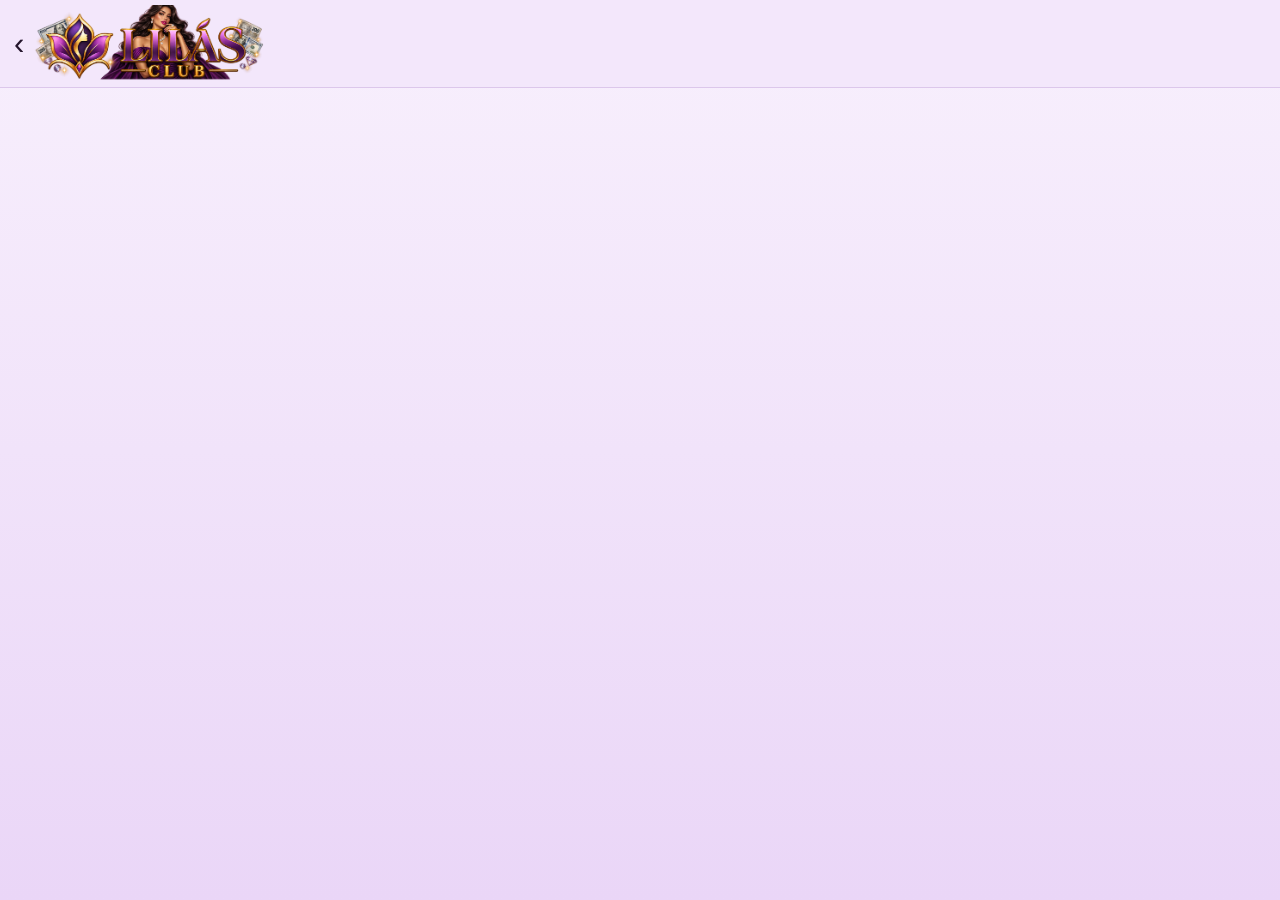
<file: perfil.html>
<!doctype html>
<html lang="pt-BR">
<head>
  <meta charset="utf-8">
  <meta name="viewport" content="width=device-width,initial-scale=1,viewport-fit=cover">
  <meta name="theme-color" content="#8b2bd9">
  <title>Perfil | Lilás Club</title>
  <style>
    :root{--lilas:#8b2bd9;--pink:#e834a6;--ink:#25162d;--muted:#766b7b;--line:#dcc7eb}*{box-sizing:border-box}body{margin:0;background:linear-gradient(180deg,#f8f0fd,#ead6f7);color:var(--ink);font-family:-apple-system,BlinkMacSystemFont,"Segoe UI",Roboto,Arial,sans-serif;min-height:100vh}.top{height:88px;background:#f3e7fb;border-bottom:1px solid var(--line);display:flex;align-items:center;gap:10px;padding:0 14px;position:sticky;top:0;z-index:5}.back{font-size:31px;text-decoration:none;color:var(--ink)}.logo{display:block;width:min(235px,68vw);max-height:78px;object-fit:contain;object-position:left center}main{max-width:720px;margin:auto;padding-bottom:30px}.cover{position:relative;aspect-ratio:4/5;background:linear-gradient(145deg,#e0c9ef,#f7edf9);display:flex;align-items:center;justify-content:center;color:#8f7998;font-weight:800;text-align:center;overflow:hidden}.cover img,.cover video{width:100%;height:100%;object-fit:cover;display:block}.cover video{background:#111}.watermark{position:absolute;left:50%;top:50%;transform:translate(-50%,-50%) rotate(-18deg);z-index:3;color:rgba(255,255,255,.72);font-size:18px;font-weight:950;letter-spacing:1.2px;text-shadow:0 1px 6px rgba(0,0,0,.5);pointer-events:none;white-space:nowrap}.video-note{font-size:11px;color:var(--muted);margin-top:7px;text-align:center}.content{padding:18px}.title{display:flex;align-items:center;gap:7px}.title h1{font-size:27px;margin:0}.verified{background:var(--lilas);color:#fff;border-radius:50%;width:20px;height:20px;display:grid;place-items:center;font-size:13px}.location{color:var(--muted);margin:7px 0 10px}.test-badge{display:inline-block;margin:0 0 10px;background:#f2e2fb;color:#6f249f;border:1px solid #d7b7e9;border-radius:999px;padding:6px 10px;font-size:12px;font-weight:800}.box{background:#fff;border:1px solid var(--line);border-radius:16px;padding:16px;margin:12px 0;box-shadow:0 6px 18px rgba(83,32,113,.07)}.box h2{font-size:17px;margin:0 0 10px}.box p{line-height:1.55;margin:0;white-space:pre-wrap}.prices{display:grid;grid-template-columns:repeat(3,1fr);gap:8px}.price{background:#f7effc;border-radius:11px;padding:11px;text-align:center}.price small{display:block;color:var(--muted)}.price strong{display:block;margin-top:4px}.whatsapp{display:block;margin:15px 0;background:linear-gradient(135deg,#1d9c55,#22bd68);color:#fff;text-align:center;text-decoration:none;padding:15px;border-radius:13px;font-weight:900}.gallery{display:grid;grid-template-columns:repeat(2,1fr);gap:8px}.gallery-item{position:relative;overflow:hidden;border-radius:12px}.gallery-item img{width:100%;aspect-ratio:3/4;object-fit:cover;display:block}.gallery-item .watermark{font-size:12px}@media(min-width:720px){.cover{border-radius:0 0 22px 22px;max-height:650px}.content{padding:24px}}
  </style>
</head>
<body>
  <header class="top"><a class="back" href="index.html" aria-label="Voltar">‹</a><img class="logo" src="logo-lilas-club.png" alt="Lilás Club"></header>
  <main><div id="profile"></div></main>
  <script src="locations.js"></script>
  <script src="app.js?v=video-cover-final"></script>
  <script>
    const selectedId=localStorage.getItem('lilasPerfilSelecionado');
    const selected=allProfiles().find(x=>x.id===selectedId)||allProfiles()[0];
    const raw=selected.raw||{}, allPhotos=raw.fotos||[selected.image].filter(Boolean), prices=raw.caches||{}, phone=(raw.telefone||'').replace(/\D/g,'');
    const videoMeta=firstVideoMeta(raw);
    const directVideo=selected.videoUrl||raw.videoUrl||'';
    const hasVideo=!!(directVideo||videoMeta);
    const coverPhoto=selected.image||allPhotos[raw.capaIndex||0]||allPhotos[0]||'';
    const galleryPhotos=hasVideo ? allPhotos : allPhotos.filter((_,i)=>i!==(raw.capaIndex||0));
    document.title=`${selected.name} | Lilás Club`;
    async function renderProfile(){
      let coverHtml=coverPhoto?`<img src="${coverPhoto}" alt="${selected.name}">`:`Foto do perfil<br>${selected.name}`;
      let videoAvailable=false;
      if(hasVideo){
        if(directVideo){
          const poster=raw.videoPoster||videoMeta?.poster||coverPhoto||'';
          coverHtml=`<video id="profileVideo" src="${directVideo}" ${poster?`poster="${poster}"`:''} controls muted loop playsinline preload="metadata"></video>`;
          videoAvailable=true;
        }else if(videoMeta?.id){
          const blob=await getStoredMedia(videoMeta.id);
          if(blob instanceof Blob){
            const url=URL.createObjectURL(blob);
            const poster=raw.videoPoster||videoMeta.poster||coverPhoto||'';
            coverHtml=`<video id="profileVideo" src="${url}" ${poster?`poster="${poster}"`:''} controls playsinline preload="metadata"></video>`;
            videoAvailable=true;
          }else if(raw.videoPoster||videoMeta.poster){
            coverHtml=`<img src="${raw.videoPoster||videoMeta.poster}" alt="Prévia do vídeo de ${selected.name}">`;
          }
        }
      }
      document.querySelector('#profile').innerHTML=`<div class="cover">${coverHtml}<span class="watermark">LILÁS CLUB</span></div>${hasVideo&&!videoAvailable?'<div class="video-note">Este anúncio antigo tem referência de vídeo, mas o arquivo precisa ser reenviado uma vez para tocar neste novo sistema.</div>':''}<div class="content"><div class="title"><h1>${selected.name}${selected.age?`, ${selected.age}`:''}</h1>${selected.verified?'<span class="verified">✓</span>':''}</div><div class="location">${[selected.district,selected.city,selected.state].filter(Boolean).join(' • ')}</div>${raw.teste?'<div class="test-badge">PERFIL FICTÍCIO DE TESTE</div>':''}<div class="box"><h2>Sobre</h2><p>${raw.descricao||selected.text}</p></div>${(prices.min15||prices.min30||prices.hora1)?`<div class="box"><h2>Valores</h2><div class="prices"><div class="price"><small>15 min</small><strong>${prices.min15?'R$ '+prices.min15:'—'}</strong></div><div class="price"><small>30 min</small><strong>${prices.min30?'R$ '+prices.min30:'—'}</strong></div><div class="price"><small>1 hora</small><strong>${prices.hora1?'R$ '+prices.hora1:'—'}</strong></div></div></div>`:''}${galleryPhotos.length?`<div class="box"><h2>Galeria de fotos</h2><div class="gallery">${galleryPhotos.map(x=>`<div class="gallery-item"><img src="${x}" alt="Foto de ${selected.name}"><span class="watermark">LILÁS CLUB</span></div>`).join('')}</div></div>`:''}${phone?`<a class="whatsapp" href="https://wa.me/55${phone}">FALAR PELO WHATSAPP</a>`:''}</div>`;
    }
    renderProfile();
  </script>
</body>
</html>
</file>
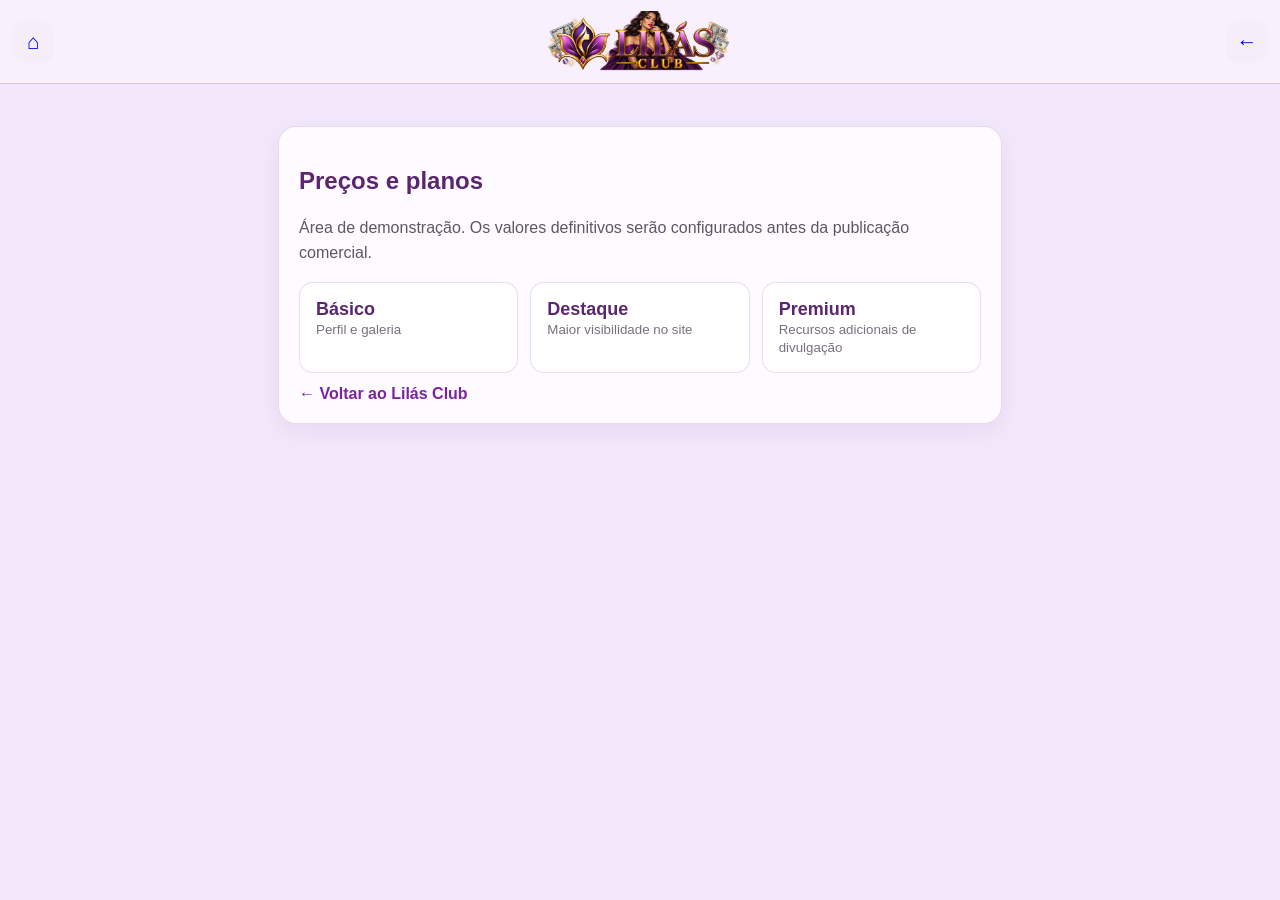
<file: precos.html>
<!doctype html><html lang="pt-BR"><head><meta charset="utf-8"><meta name="viewport" content="width=device-width,initial-scale=1,viewport-fit=cover"><title>Preços | Lilás Club</title><link rel="stylesheet" href="style.css"></head><body><header class="topbar"><div class="topbar-side topbar-left"><a class="icon-btn" href="index.html" aria-label="Início" style="display:grid;place-items:center;text-decoration:none">⌂</a></div><a class="brand" href="index.html"><img src="logo-lilas-club.png" alt="Lilás Club"></a><div class="topbar-side topbar-right"><a class="icon-btn" href="index.html" aria-label="Voltar" style="display:grid;place-items:center;text-decoration:none">←</a></div></header><main class="info-page"><section class="info-card"><h1>Preços e planos</h1><p>Área de demonstração. Os valores definitivos serão configurados antes da publicação comercial.</p><div class="plan-grid"><div class="plan"><b>Básico</b><small>Perfil e galeria</small></div><div class="plan"><b>Destaque</b><small>Maior visibilidade no site</small></div><div class="plan"><b>Premium</b><small>Recursos adicionais de divulgação</small></div></div><a class="info-back" href="index.html">← Voltar ao Lilás Club</a></section></main></body></html>
</file>
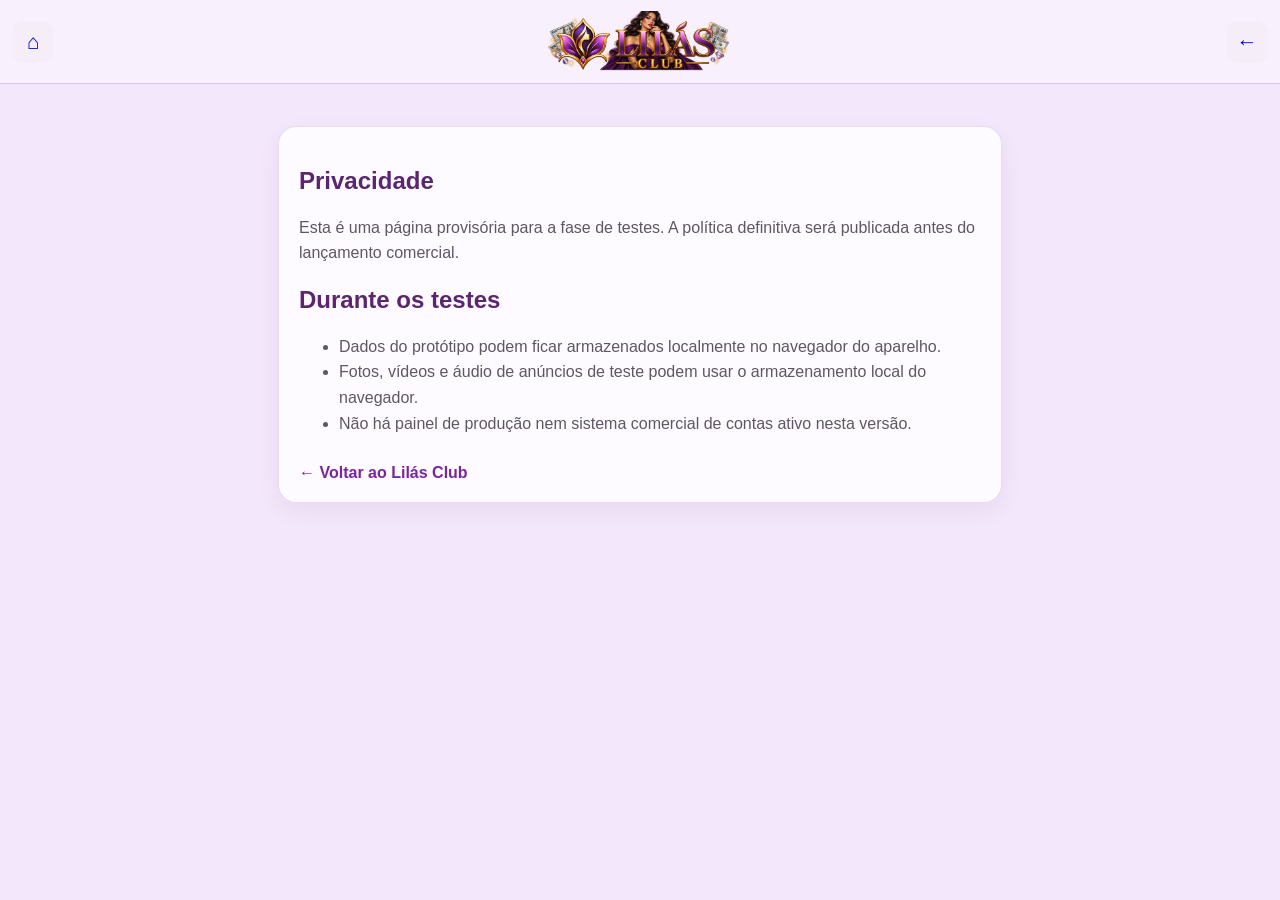
<file: privacidade.html>
<!doctype html><html lang="pt-BR"><head><meta charset="utf-8"><meta name="viewport" content="width=device-width,initial-scale=1,viewport-fit=cover"><title>Privacidade | Lilás Club</title><link rel="stylesheet" href="style.css"></head><body><header class="topbar"><div class="topbar-side topbar-left"><a class="icon-btn" href="index.html" aria-label="Início" style="display:grid;place-items:center;text-decoration:none">⌂</a></div><a class="brand" href="index.html"><img src="logo-lilas-club.png" alt="Lilás Club"></a><div class="topbar-side topbar-right"><a class="icon-btn" href="index.html" aria-label="Voltar" style="display:grid;place-items:center;text-decoration:none">←</a></div></header><main class="info-page"><section class="info-card"><h1>Privacidade</h1><p>Esta é uma página provisória para a fase de testes. A política definitiva será publicada antes do lançamento comercial.</p><h2>Durante os testes</h2><ul><li>Dados do protótipo podem ficar armazenados localmente no navegador do aparelho.</li><li>Fotos, vídeos e áudio de anúncios de teste podem usar o armazenamento local do navegador.</li><li>Não há painel de produção nem sistema comercial de contas ativo nesta versão.</li></ul><a class="info-back" href="index.html">← Voltar ao Lilás Club</a></section></main></body></html>
</file>
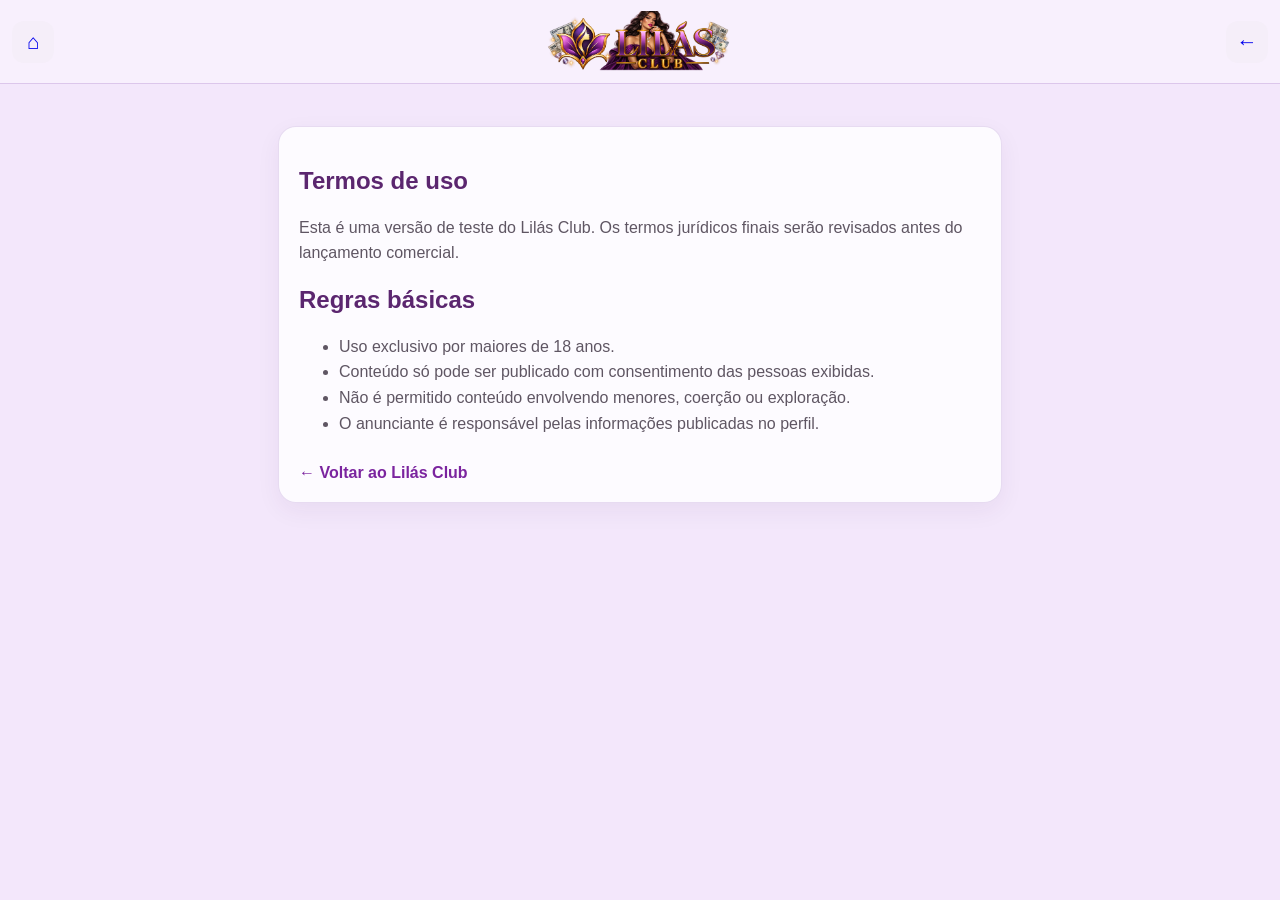
<file: termos.html>
<!doctype html><html lang="pt-BR"><head><meta charset="utf-8"><meta name="viewport" content="width=device-width,initial-scale=1,viewport-fit=cover"><title>Termos de uso | Lilás Club</title><link rel="stylesheet" href="style.css"></head><body><header class="topbar"><div class="topbar-side topbar-left"><a class="icon-btn" href="index.html" aria-label="Início" style="display:grid;place-items:center;text-decoration:none">⌂</a></div><a class="brand" href="index.html"><img src="logo-lilas-club.png" alt="Lilás Club"></a><div class="topbar-side topbar-right"><a class="icon-btn" href="index.html" aria-label="Voltar" style="display:grid;place-items:center;text-decoration:none">←</a></div></header><main class="info-page"><section class="info-card"><h1>Termos de uso</h1><p>Esta é uma versão de teste do Lilás Club. Os termos jurídicos finais serão revisados antes do lançamento comercial.</p><h2>Regras básicas</h2><ul><li>Uso exclusivo por maiores de 18 anos.</li><li>Conteúdo só pode ser publicado com consentimento das pessoas exibidas.</li><li>Não é permitido conteúdo envolvendo menores, coerção ou exploração.</li><li>O anunciante é responsável pelas informações publicadas no perfil.</li></ul><a class="info-back" href="index.html">← Voltar ao Lilás Club</a></section></main></body></html>
</file>
<file: style.css>
:root{--lilas:#8b2bd9;--lilas2:#a94de6;--pink:#e834a6;--ink:#25162d;--muted:#766b7b;--bg:#f3e7fb;--card:#fff;--line:#dcc7eb}
*{box-sizing:border-box}html{scroll-behavior:smooth}body{margin:0;background:var(--bg);color:var(--ink);font-family:-apple-system,BlinkMacSystemFont,"Segoe UI",Roboto,Arial,sans-serif}
button,input,select{font:inherit}button,a{touch-action:manipulation}.hidden{display:none!important}
.topbar{min-height:84px;position:sticky;top:0;z-index:30;background:#f8f0fd;display:grid;grid-template-columns:minmax(44px,1fr) auto minmax(44px,1fr);align-items:center;gap:10px;padding:10px 12px;border-bottom:1px solid var(--line)}
.topbar-side{display:flex;align-items:center;gap:8px}.topbar-left{justify-content:flex-start}.topbar-right{justify-content:flex-end}.brand{display:flex;align-items:center;justify-content:center;text-decoration:none;justify-self:center}.brand img{display:block;width:min(210px,54vw);max-height:62px;object-fit:contain;object-position:center}.drawer-brand img{width:230px;max-height:92px}.gate-logo{display:block;width:min(330px,100%);max-height:140px;object-fit:contain;margin:0 auto 8px}
.icon-btn{border:0;background:#f5eef9;border-radius:12px;width:42px;height:42px;font-size:21px}.publish{display:inline-flex;align-items:center;justify-content:center;background:linear-gradient(135deg,#d63d78,#b5225a);color:#fff;text-decoration:none;font-size:11px;font-weight:800;padding:12px 14px;border-radius:12px;white-space:nowrap}
main{max-width:1120px;margin:auto}.hero{padding:28px 16px 18px;background:linear-gradient(180deg,#f8f0fd 0,#f3e7fb 100%)}.hero>h1{font-size:28px;line-height:1.05;margin:0 0 8px}.hero>p{margin:0 0 20px;color:var(--muted)}
.category-tabs,.gender-row{display:flex;gap:8px;overflow:auto;padding-bottom:8px;scrollbar-width:none}.tab,.chip{white-space:nowrap;border:1px solid var(--line);background:#fff;padding:10px 13px;border-radius:999px;color:#4e4053}.tab.active,.chip.active{background:#f1e2fb;border-color:#c996e9;color:#6e18a9;font-weight:800}
.search-card{position:relative;background:#fff;border:1px solid var(--line);border-radius:20px;padding:15px;margin-top:8px;box-shadow:0 10px 35px rgba(74,28,95,.08)}.search-card label{display:block;font-size:13px;font-weight:800;margin-bottom:7px}.search-line{display:grid;grid-template-columns:1fr 46px;gap:8px}.search-line input,.selectors select,.filters select,.modal-card input{width:100%;border:1px solid #dacde1;border-radius:12px;padding:13px;background:#fff;outline:none}.search-line input:focus,.selectors select:focus{border-color:var(--lilas)}
.square{border:0;border-radius:12px;background:#f1e2fb;font-size:19px}.selectors{display:grid;grid-template-columns:1fr;gap:9px;margin-top:10px}.utility-row{display:grid;grid-template-columns:repeat(3,1fr);gap:7px;margin-top:10px}.utility{border:1px solid var(--line);background:#fff;border-radius:11px;padding:10px 5px;font-size:12px;font-weight:700}
.filters{margin-top:12px;padding:13px;border-radius:13px;background:#faf6fc}.filters input{width:100%}.filters select{margin-top:4px}.search-button{width:100%;margin-top:12px}
.primary{border:0;background:linear-gradient(135deg,var(--lilas),var(--pink));color:#fff;padding:14px 18px;border-radius:13px;font-weight:900;letter-spacing:.2px}.ghost{border:1px solid var(--line);background:#fff;padding:13px 18px;border-radius:13px;font-weight:800}
.suggestions{position:absolute;left:15px;right:69px;top:105px;background:#fff;border:1px solid var(--line);border-radius:12px;z-index:15;max-height:260px;overflow:auto;box-shadow:0 14px 35px rgba(0,0,0,.12)}.suggestion{padding:12px;border-bottom:1px solid #f2edf4;cursor:pointer}.suggestion:last-child{border:0}.suggestion small{display:block;color:var(--muted);margin-top:2px}
.popular,.results-section{padding:18px 16px}.section-head{display:flex;align-items:center;justify-content:space-between;gap:10px}.section-head h2{font-size:19px;margin:0}.section-head button{border:0;background:transparent;color:var(--lilas);font-weight:800}.city-head{margin-top:22px}.pill-grid{display:flex;gap:8px;overflow:auto;padding:12px 0 2px;scrollbar-width:none}.pill{border:1px solid var(--line);background:#fff;border-radius:999px;padding:10px 14px;white-space:nowrap;font-weight:700;color:#493b4d}
.signup-cta{margin:8px 16px 92px;padding:18px;border-radius:18px;background:linear-gradient(135deg,#6f1fa8,#d93687);color:#fff;display:grid;gap:14px;box-shadow:0 12px 30px rgba(111,31,168,.22)}.signup-cta strong{display:block;font-size:20px}.signup-cta span{display:block;margin-top:5px;font-size:13px;line-height:1.45;opacity:.92}.signup-cta a,.mobile-signup{background:#fff;color:#7b249f;text-decoration:none;font-weight:900;text-align:center;border-radius:12px;padding:13px 16px}.mobile-signup{position:fixed;left:14px;right:14px;bottom:calc(12px + env(safe-area-inset-bottom));z-index:28;background:linear-gradient(135deg,var(--lilas),var(--pink));color:#fff;box-shadow:0 10px 28px rgba(73,22,95,.32)}
.create-ad-alert{animation:adPulse 1.35s ease-in-out infinite}.signup-cta .create-ad-alert{background:linear-gradient(135deg,#fff8cf,#f3c947);color:#5a2a00;box-shadow:0 0 0 1px rgba(255,255,255,.55),0 7px 20px rgba(255,211,72,.32)}@keyframes adPulse{0%,100%{transform:scale(1);filter:brightness(1);box-shadow:0 8px 24px rgba(111,31,168,.28)}50%{transform:scale(1.035);filter:brightness(1.16);box-shadow:0 0 0 5px rgba(255,214,76,.22),0 10px 30px rgba(111,31,168,.38)}}
.cards{display:grid;grid-template-columns:repeat(2,minmax(0,1fr));gap:10px;margin-top:13px}.card{background:#fff;border:1px solid var(--line);border-radius:16px;overflow:hidden;position:relative;box-shadow:0 5px 18px rgba(42,20,52,.05)}.card-media{aspect-ratio:3/4;background:linear-gradient(145deg,#e8d9f0,#f7edf9);overflow:hidden;display:flex;align-items:center;justify-content:center;color:#8f7998;font-weight:800;text-align:center}.card-media img{width:100%;height:100%;object-fit:cover}.fav{position:absolute;right:8px;top:8px;width:36px;height:36px;border:0;border-radius:50%;background:rgba(255,255,255,.92);font-size:21px}.fav.on{color:#e11d73}.card-body{padding:10px}.card-title{display:flex;align-items:center;gap:5px;font-weight:900}.verified{font-size:12px;color:#fff;background:var(--lilas);border-radius:50%;width:16px;height:16px;display:inline-flex;align-items:center;justify-content:center}.meta{font-size:12px;color:var(--muted);margin-top:4px}.tagline{font-size:12px;margin:7px 0 0;line-height:1.3}.empty{padding:28px 15px;text-align:center;background:#fff;border:1px dashed #d8c8df;border-radius:16px;margin-top:14px}.empty span{display:block;color:var(--muted);margin-top:6px}
.drawer{position:fixed;right:-310px;top:0;bottom:0;width:min(310px,88vw);z-index:60;background:#f8f0fd;padding:24px;transition:.25s;box-shadow:-10px 0 35px rgba(0,0,0,.18)}.drawer.open{right:0}.drawer a,.drawer>button:not(.drawer-close){display:block;width:100%;text-align:left;padding:14px 0;border:0;border-bottom:1px solid #e6d6f0;background:none;text-decoration:none;color:var(--ink);font-weight:700}.drawer .drawer-signup{background:linear-gradient(135deg,var(--lilas),var(--pink));color:#fff;border:0;border-radius:12px;padding:13px;margin:8px 0;text-align:center}.drawer-close{float:right;border:0;background:none;font-size:30px}.drawer .brand{margin:8px 0 24px}.overlay{position:fixed;inset:0;background:rgba(20,8,25,.48);z-index:50}
.modal{position:fixed;inset:0;z-index:80;background:rgba(20,8,25,.55);display:flex;align-items:flex-end}.modal-card{background:#fff;width:100%;max-height:88vh;border-radius:24px 24px 0 0;padding:20px;overflow:auto}.modal-close{float:right;border:0;background:#f5eef9;width:38px;height:38px;border-radius:50%;font-size:23px}.modal-content{margin-top:12px}.modal-item{padding:13px 4px;border-bottom:1px solid #eee6f1;cursor:pointer}.modal-item small{color:var(--muted)}
.gate{position:fixed;inset:0;z-index:100;background:linear-gradient(145deg,#2c1039,#6d1c8e);display:flex;align-items:center;justify-content:center;padding:22px}.gate-card{max-width:430px;background:#fff;border-radius:24px;padding:28px;text-align:center;box-shadow:0 30px 70px rgba(0,0,0,.3)}.gate-card h1{font-size:25px}.gate-card p{color:var(--muted);line-height:1.5}.gate-card button{width:100%;margin-top:9px}.brand.big{font-size:28px}
@media(min-width:700px){.publish{display:inline-block}.mobile-signup{display:none}.brand img{width:220px}.hero{padding:46px 28px 24px}.hero>h1{font-size:38px}.selectors{grid-template-columns:1fr 1fr}.popular,.results-section{padding-left:28px;padding-right:28px}.cards{grid-template-columns:repeat(4,minmax(0,1fr));gap:16px}.signup-cta{margin:12px 28px 36px;grid-template-columns:1fr auto;align-items:center}.modal{align-items:center;justify-content:center}.modal-card{max-width:650px;border-radius:24px}.suggestions{right:69px}.utility{font-size:14px}}
@media(prefers-reduced-motion:reduce){.create-ad-alert{animation:none}}



/* RECUPERAÇÃO MASTER — somente comportamento técnico, sem alterar o layout oficial */
.card-media img{
  position:relative;
  z-index:2;
  width:100%;
  height:100%;
  object-fit:contain;
  object-position:center;
  image-orientation:from-image;
  background:transparent;
}

/* Lilás Club — mídia demonstrativa. Regras aditivas: não substituem o layout principal. */
.card-media{position:relative}
.media-watermark{position:absolute;left:50%;top:50%;transform:translate(-50%,-50%) rotate(-18deg);z-index:3;pointer-events:none;user-select:none;color:#f1dcf8;font-family:Georgia,"Times New Roman",serif;font-weight:400;letter-spacing:.035em;font-size:clamp(8px,2.2vw,11px);opacity:.27;text-shadow:0 1px 2px rgba(40,16,50,.18);white-space:nowrap}
.video-indicator{position:absolute;left:9px;bottom:9px;z-index:4;width:28px;height:28px;border-radius:50%;display:grid;place-items:center;background:rgba(25,12,35,.70);color:#fff;font-size:11px;border:1px solid rgba(255,255,255,.38)}
.demo-layer{position:fixed;inset:0;z-index:10000;background:rgba(17,9,24,.78);backdrop-filter:blur(8px);padding:18px;overflow:auto;display:grid;place-items:center}
.demo-layer.hidden{display:none!important}.demo-profile-card{position:relative;width:min(980px,100%);max-height:calc(100vh - 36px);overflow:auto;background:#fff;border-radius:24px;box-shadow:0 24px 70px rgba(18,7,27,.36)}
.demo-close{position:sticky;float:right;top:12px;right:12px;z-index:15;width:42px;height:42px;border:0;border-radius:50%;background:#452653;color:#fff;font-size:24px;cursor:pointer;margin:12px 12px -54px 0}
.demo-profile-grid{display:grid;grid-template-columns:minmax(0,1.35fr) minmax(260px,.65fr);gap:20px;padding:22px}.demo-main-media{position:relative;aspect-ratio:4/5;border-radius:20px;overflow:hidden;background:#ead6fa}.demo-main-media img{position:relative;z-index:2;width:100%;height:100%;object-fit:contain;object-position:center;image-orientation:from-image;background:transparent}.media-watermark.large{font-size:clamp(16px,2.7vw,24px);opacity:.25}
.demo-thumbs{display:flex;gap:8px;overflow:auto;padding:10px 1px}.demo-thumb{padding:0;border:2px solid transparent;background:none;border-radius:12px;overflow:hidden;min-width:72px;width:72px;height:88px}.demo-thumb.active{border-color:#a54cd2}.demo-thumb img{width:100%;height:100%;object-fit:contain;object-position:center;image-orientation:from-image;background:#17121b}
.demo-video-wrap{position:relative;margin-top:4px;border-radius:18px;overflow:hidden;background:#140e18}.demo-video-wrap video{display:block;width:100%;max-height:380px;background:#000}.video-mark{font-size:clamp(14px,2.5vw,22px);opacity:.25}
.demo-profile-info{padding:36px 10px 22px 0}.demo-profile-info>small{font-weight:900;color:#9b4fc4}.demo-profile-info h2{font-size:30px;margin:8px 0}.demo-profile-info>p{color:#786681}.demo-rates{margin:22px 0;border:1px solid #eadff0;border-radius:16px;overflow:hidden}.demo-rates div{display:flex;justify-content:space-between;padding:13px 15px;border-bottom:1px solid #eadff0}.demo-rates div:last-child{border-bottom:0}.demo-rates b{color:#7c2aa8}.demo-copy{line-height:1.55}.demo-only{margin-top:18px;padding:10px 12px;background:#f6ecfb;border-radius:12px;font-size:11px;font-weight:850;color:#67387c}
@media(max-width:760px){.demo-layer{padding:8px}.demo-profile-card{max-height:calc(100vh - 16px);border-radius:18px}.demo-profile-grid{grid-template-columns:1fr;padding:12px}.demo-profile-info{padding:4px 4px 18px}.demo-profile-info h2{font-size:25px}.media-watermark{font-size:clamp(8px,2.5vw,11px)}}

/* Demo mídia intercalada — fotos + vídeo */
.card-media .card-cover-video{position:relative;z-index:2;width:100%;height:100%;object-fit:contain;object-position:center;display:block;background:transparent}
.demo-main-media>video{position:relative;z-index:2;width:100%;height:100%;object-fit:contain;object-position:center;display:block;background:transparent}
.demo-thumb{position:relative}
.demo-thumb video{width:100%;height:100%;object-fit:contain;object-position:center;display:block;background:#17121b}
.thumb-play{position:absolute;inset:50% auto auto 50%;transform:translate(-50%,-50%);width:28px;height:28px;border-radius:50%;display:grid;place-items:center;background:rgba(20,10,28,.72);color:#fff;font-size:11px;border:1px solid rgba(255,255,255,.45)}

/* FINAL: sem corte agressivo + marca aprovada */
.card-media,.demo-main-media{position:relative;isolation:isolate;background:#17121b;border:0}
.card-media .media-backdrop,.demo-main-media .profile-backdrop{position:absolute;inset:-10%;z-index:0;background-size:cover;background-position:center;filter:blur(16px) brightness(.58) saturate(.9);transform:scale(1.12);pointer-events:none}
.card-media::after,.demo-main-media::after,.demo-thumb::after{content:"";position:absolute;inset:0;z-index:4;pointer-events:none;background-image:url("data:image/svg+xml,%3Csvg xmlns='http://www.w3.org/2000/svg' width='360' height='160' viewBox='0 0 360 160'%3E%3Cg font-family='Arial,Helvetica,sans-serif' font-weight='500' font-size='17' letter-spacing='1.2' fill='none' stroke='white' stroke-opacity='.38' stroke-width='.55' text-anchor='middle'%3E%3Ctext x='90' y='45' transform='rotate(-27 90 45)'%3ELIL%C3%81S CLUB%3C/text%3E%3Ctext x='270' y='45' transform='rotate(-27 270 45)'%3ELIL%C3%81S CLUB%3C/text%3E%3Ctext x='0' y='125' transform='rotate(-27 0 125)'%3ELIL%C3%81S CLUB%3C/text%3E%3Ctext x='180' y='125' transform='rotate(-27 180 125)'%3ELIL%C3%81S CLUB%3C/text%3E%3Ctext x='360' y='125' transform='rotate(-27 360 125)'%3ELIL%C3%81S CLUB%3C/text%3E%3C/g%3E%3C/svg%3E");background-repeat:repeat;background-size:100% auto}
.media-watermark{display:none!important}
.card-media .fav,.card-media .video-indicator{z-index:6}
.demo-thumb{position:relative;isolation:isolate;background:#17121b;border:0}
.demo-thumb img,.demo-thumb video{position:relative;z-index:2}

@media(max-width:430px){.topbar{grid-template-columns:44px auto 1fr}.brand img{width:min(190px,48vw)}.publish{font-size:10px;padding:10px 12px}.topbar-right{gap:6px}}


/* BANNER CORRETO — CTA saiu do cabeçalho e virou bloco real abaixo da busca */
.topbar .publish{display:none!important}
.mobile-signup{display:none!important}
.signup-cta{
  margin:14px 16px 4px!important;
  padding:14px 14px!important;
  border-radius:18px!important;
  background:rgba(255,255,255,.48)!important;
  color:var(--ink)!important;
  border:1px solid rgba(139,43,217,.16)!important;
  box-shadow:0 8px 24px rgba(74,28,95,.08)!important;
  backdrop-filter:blur(12px);
  -webkit-backdrop-filter:blur(12px);
  display:grid!important;
  grid-template-columns:minmax(0,1fr) auto!important;
  align-items:center!important;
  gap:12px!important;
}
.signup-cta .signup-copy{min-width:0}
.signup-cta strong{display:block;font-size:18px!important;line-height:1.15;color:#4f2166}
.signup-cta span{display:block;margin-top:5px!important;font-size:13px!important;line-height:1.3!important;color:#766b7b;opacity:1!important}
.signup-cta .create-ad-alert{
  width:auto!important;
  min-width:150px;
  max-width:180px;
  padding:12px 14px!important;
  border-radius:999px!important;
  background:linear-gradient(135deg,#8b2bd9,#e834a6)!important;
  color:#fff!important;
  text-decoration:none!important;
  text-align:center!important;
  font-size:12px;
  line-height:1.18;
  font-weight:900!important;
  letter-spacing:.15px;
  box-shadow:0 8px 22px rgba(201,45,151,.23)!important;
  animation:lilasBannerPulse 1.35s ease-in-out infinite!important;
  will-change:transform,filter,box-shadow;
}
@keyframes lilasBannerPulse{
  0%,100%{transform:scale(1);filter:brightness(1);opacity:1;box-shadow:0 8px 22px rgba(201,45,151,.23)}
  50%{transform:scale(1.045);filter:brightness(1.12);opacity:.88;box-shadow:0 0 0 6px rgba(232,52,166,.13),0 10px 30px rgba(139,43,217,.30)}
}
@media(max-width:390px){
  .signup-cta{gap:9px!important;padding:12px!important}
  .signup-cta strong{font-size:16px!important}
  .signup-cta span{font-size:12px!important}
  .signup-cta .create-ad-alert{min-width:136px;max-width:145px;padding:11px 10px!important;font-size:11px}
}
@media(min-width:700px){
  .signup-cta{margin:18px 28px 4px!important;padding:18px 20px!important}
  .signup-cta strong{font-size:21px!important}
  .signup-cta .create-ad-alert{min-width:200px;max-width:220px;font-size:13px}
}
@media(prefers-reduced-motion:reduce){.signup-cta .create-ad-alert{animation:none!important}}


/* FULL TESTE — clima discreto, selos, preços e mídia persistente */
.weather-bar{min-height:32px;padding:6px 14px;background:linear-gradient(90deg,#201333,#39204f);color:#fff;display:flex;align-items:center;gap:12px;font-size:11px;font-weight:800;letter-spacing:.1px}
.weather-bar #weatherLocation{white-space:nowrap;overflow:hidden;text-overflow:ellipsis}.weather-bar #weatherNow{margin-left:auto;white-space:nowrap}.weather-age{border:1px solid rgba(255,255,255,.34);border-radius:999px;padding:3px 8px;background:rgba(139,43,217,.28);white-space:nowrap}
.card-media .profile-badge{position:absolute;left:8px;top:8px;z-index:7;min-height:24px;display:inline-flex;align-items:center;gap:5px;padding:4px 8px;border-radius:999px;background:#ffffff;border:1px solid rgba(93,40,118,.18);box-shadow:0 3px 10px rgba(0,0,0,.18);animation:badgeSoftPulse 2s ease-in-out infinite;pointer-events:none}
.profile-badge i{font-style:normal;font-size:10px}.profile-badge b{font-size:9px;line-height:1;letter-spacing:.25px;color:#5b266f;font-weight:900;text-shadow:none}
@keyframes badgeSoftPulse{0%,100%{transform:scale(1);box-shadow:0 3px 10px rgba(0,0,0,.18)}50%{transform:scale(1.025);box-shadow:0 4px 14px rgba(111,54,168,.28)}}
.card-price{margin-top:5px;font-size:12px;font-weight:900;color:#cf2e86}.card-price:empty{display:none}
.demo-audio{margin:14px 0}.demo-audio audio{width:100%;height:38px}
.demo-rates:empty{display:none}.demo-rates.hidden{display:none}
.field-error{border-color:#d83343!important;box-shadow:0 0 0 3px rgba(216,51,67,.13)!important}.section.validation-error{outline:2px solid rgba(216,51,67,.22);outline-offset:-2px}
@media(prefers-reduced-motion:reduce){.profile-badge{animation:none}}

/* Ajuste 98% — legenda abaixo do banner */
.status-legend{margin:8px 16px 12px;display:flex;gap:8px;overflow-x:auto;padding:2px 0 4px;scrollbar-width:none;-webkit-overflow-scrolling:touch}.status-legend::-webkit-scrollbar{display:none}.status-legend span{flex:0 0 auto;display:inline-flex;align-items:center;gap:5px;min-height:34px;padding:7px 11px;border-radius:999px;background:#fff;border:1px solid rgba(111,54,168,.14);box-shadow:0 4px 12px rgba(74,28,95,.05);font-size:12px;color:#5b266f;white-space:nowrap}.status-legend b{font-weight:850}@media(min-width:700px){.status-legend{margin-left:28px;margin-right:28px}}

/* Correção: balões dos cards sempre sólidos/opacos */
.card-media .profile-badge{background:#fff!important;opacity:1!important;backdrop-filter:none!important;-webkit-backdrop-filter:none!important}

.drawer a[aria-disabled="true"]{opacity:.45;pointer-events:none}
.info-page{max-width:760px;margin:0 auto;padding:28px 18px 80px}.info-card{background:rgba(255,255,255,.82);border:1px solid rgba(111,54,168,.16);border-radius:18px;padding:20px;margin:14px 0;box-shadow:0 8px 24px rgba(61,35,82,.06)}.info-card h1,.info-card h2{color:#5b266f}.info-card p,.info-card li{line-height:1.6;color:#5f5663}.info-back{display:inline-flex;margin-top:12px;text-decoration:none;font-weight:850;color:#7b249f}.plan-grid{display:grid;gap:12px}.plan{padding:16px;border:1px solid rgba(111,54,168,.16);border-radius:14px;background:#fff}.plan b{display:block;color:#5b266f;font-size:18px}.plan small{color:#7a6e80}@media(min-width:650px){.plan-grid{grid-template-columns:repeat(3,1fr)}}
</file>
